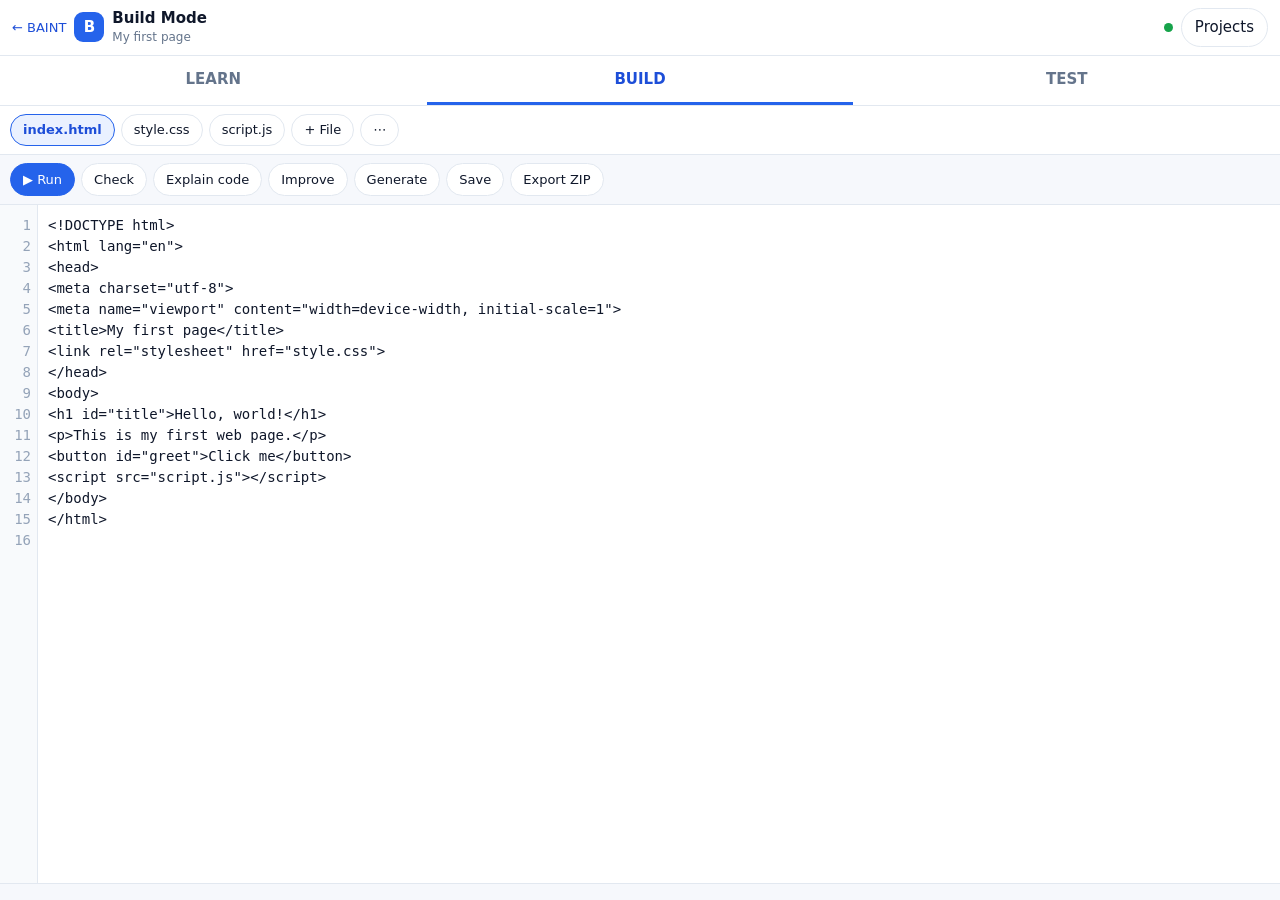
<file: build.html>
<!doctype html>
<html lang="en">
<head>
<meta charset="utf-8">
<meta name="viewport" content="width=device-width,initial-scale=1,viewport-fit=cover">
<meta name="theme-color" content="#2563eb">
<title>BAINT · Build Mode</title>
<style>
:root{--blue:#2563eb;--blue-d:#1d4ed8;--soft:#eaf1ff;--ink:#0f172a;--mute:#64748b;--line:#e2e8f0;--bg:#f6f8fc;--ok:#0f766e;--bad:#b91c1c;--warn:#b45309}
*{box-sizing:border-box;-webkit-tap-highlight-color:transparent}
html,body{height:100%;margin:0}
body{font:15px/1.5 Inter,system-ui,Segoe UI,Roboto,sans-serif;background:var(--bg);color:var(--ink);display:flex;flex-direction:column;height:100dvh}
header{background:#fff;border-bottom:1px solid var(--line);padding:8px 12px;display:flex;align-items:center;gap:8px;flex:none}
.logo{width:30px;height:30px;border-radius:9px;background:var(--blue);color:#fff;display:grid;place-items:center;font-weight:700;flex:none}
.title{flex:1;min-width:0;line-height:1.2}.title b{display:block}.title small{color:var(--mute);font-size:12px}
button,select,input{font:inherit;color:inherit}
button{border:1px solid var(--line);background:#fff;border-radius:999px;padding:7px 13px;cursor:pointer}
button.p{background:var(--blue);border-color:var(--blue);color:#fff}button.p:active{background:var(--blue-d)}
button.g{background:var(--soft);border-color:#cfe0ff;color:var(--blue-d)}button.bad{color:var(--bad)}button:disabled{opacity:.5}
a.back{color:var(--blue-d);text-decoration:none;font-size:13px;white-space:nowrap}
.dot{width:9px;height:9px;border-radius:50%;background:#16a34a;flex:none}.dot.off{background:#f59e0b}
nav{display:flex;background:#fff;border-bottom:1px solid var(--line);flex:none}
nav button{flex:1;border:0;border-radius:0;padding:12px 4px;font-weight:600;color:var(--mute);background:#fff;border-bottom:3px solid transparent}
nav button.on{color:var(--blue-d);border-bottom-color:var(--blue)}
main{flex:1;min-height:0;position:relative}
section{position:absolute;inset:0;display:none;flex-direction:column;min-height:0}section.on{display:flex}
.pad{padding:12px;overflow:auto;flex:1;min-height:0}
/* BUILD */
.files{display:flex;gap:6px;padding:8px 10px;overflow-x:auto;background:#fff;border-bottom:1px solid var(--line);flex:none}
.files button{white-space:nowrap;padding:5px 12px;font-size:13px}.files button.on{background:var(--soft);border-color:var(--blue);color:var(--blue-d);font-weight:600}
.tools{display:flex;gap:6px;padding:8px 10px;overflow-x:auto;flex:none}.tools button{white-space:nowrap;font-size:13px;padding:6px 12px}
.ed{display:flex;flex:1;min-height:120px;background:#fff;border-top:1px solid var(--line);border-bottom:1px solid var(--line)}
#gut{width:38px;flex:none;margin:0;padding:10px 6px 10px 0;text-align:right;color:#94a3b8;background:#f8fafc;border-right:1px solid var(--line);overflow:hidden;font:14px/1.5 ui-monospace,Menlo,Consolas,monospace;white-space:pre;user-select:none}
#ed{flex:1;min-width:0;border:0;outline:0;resize:none;padding:10px;font:14px/1.5 ui-monospace,Menlo,Consolas,monospace;tab-size:2;white-space:pre;overflow:auto;background:#fff;color:var(--ink)}
#assist{flex:none;max-height:42%;overflow:auto;padding:8px 10px;background:var(--bg)}
.card{background:#fff;border:1px solid var(--line);border-radius:14px;padding:10px 12px;margin:8px 0}
.card h4{margin:0 0 4px;font-size:15px}.card p{margin:4px 0}.card ul{margin:4px 0;padding-left:20px}.card li{margin:2px 0}
.card.err{border-color:#fecaca;background:#fff7f7}.card.warn{border-color:#fde68a;background:#fffbeb}.card.okc{border-color:#bbf7d0;background:#f0fdf4}
.row{display:flex;flex-wrap:wrap;gap:6px;margin-top:8px}.k{font-size:12px;color:var(--mute);font-weight:600;text-transform:uppercase;letter-spacing:.04em;margin-top:8px}
code,pre.c{font:13px/1.45 ui-monospace,Menlo,Consolas,monospace;background:#f1f5f9;border-radius:8px}code{padding:1px 5px}pre.c{padding:8px 10px;overflow:auto;margin:6px 0;white-space:pre-wrap;word-break:break-word}
.ln{display:grid;grid-template-columns:34px 1fr;gap:6px;padding:5px 0;border-top:1px solid var(--line)}.ln b{color:var(--mute);font-weight:500}
/* TEST */
.seg{display:flex;gap:6px;padding:8px 10px;flex:none;align-items:center}
#frameBox{flex:1;min-height:140px;background:#fff;border-top:1px solid var(--line);border-bottom:1px solid var(--line)}iframe{width:100%;height:100%;border:0;background:#fff}
#con{flex:none;height:30%;min-height:90px;overflow:auto;background:#0f172a;color:#e2e8f0;font:12.5px/1.5 ui-monospace,Menlo,Consolas,monospace;padding:8px 10px}
#con div{white-space:pre-wrap;word-break:break-word}#con .error{color:#fca5a5}#con .warn{color:#fcd34d}#con .sys{color:#7dd3fc}
#tassist{flex:none;max-height:40%;overflow:auto;padding:0 10px 8px;background:var(--bg)}
/* LEARN */
input[type=search],input[type=text]{width:100%;border:1px solid var(--line);border-radius:14px;padding:11px 14px;font-size:16px;background:#fff}
.chips{display:flex;flex-wrap:wrap;gap:6px;margin:8px 0}
/* sheets */
.scrim{position:fixed;inset:0;background:rgba(15,23,42,.45);display:none;align-items:flex-end;z-index:20}.scrim.on{display:flex}
.sheet{background:#fff;border-radius:20px 20px 0 0;width:100%;max-height:85dvh;overflow:auto;padding:14px 14px 20px}
.sheet h3{margin:0 0 8px}.item{display:flex;align-items:center;gap:6px;padding:9px 4px;border-top:1px solid var(--line)}.item .n{flex:1;min-width:0}.item small{color:var(--mute);display:block}
#toast{position:fixed;left:50%;bottom:20px;transform:translateX(-50%);background:#0f172a;color:#fff;padding:9px 16px;border-radius:999px;font-size:14px;display:none;z-index:30;max-width:90%}
.note{font-size:12.5px;color:var(--mute);margin:6px 0}
</style>
</head>
<body>
<header>
  <a class="back" href="index.html" aria-label="Back to BAINT">← BAINT</a>
  <div class="logo">B</div>
  <div class="title"><b>Build Mode</b><small id="pname">No project</small></div>
  <span class="dot" id="net" title="Online"></span>
  <button id="projBtn" type="button">Projects</button>
</header>
<nav><button id="tLearn" type="button">LEARN</button><button id="tBuild" class="on" type="button">BUILD</button><button id="tTest" type="button">TEST</button></nav>
<main>
  <!-- LEARN -->
  <section id="sLearn"><div class="pad">
    <input id="dq" type="search" placeholder="Search offline docs: flexbox, event, loop…" aria-label="Search offline docs">
    <div class="chips" id="chips"></div>
    <div id="dout"></div>
    <div class="k">Ask BAINT about programming</div>
    <input id="aq" type="text" placeholder="e.g. What is an algorithm?" aria-label="Ask a programming question">
    <div class="row"><button class="p" id="aBtn" type="button">Ask</button></div>
    <div id="aout"></div>
    <p class="note">Everything on this tab works offline. “Ask BAINT” uses the lesson library already on your device. Python is not installed yet (optional download later).</p>
  </div></section>
  <!-- BUILD -->
  <section id="sBuild" class="on">
    <div class="files" id="files"></div>
    <div class="tools">
      <button class="p" id="run" type="button">▶ Run</button><button id="check" type="button">Check</button><button id="expl" type="button">Explain code</button>
      <button id="impr" type="button">Improve</button><button id="gen" type="button">Generate</button><button id="save" type="button">Save</button><button id="exp" type="button">Export ZIP</button>
    </div>
    <div class="ed"><pre id="gut">1</pre><textarea id="ed" wrap="off" spellcheck="false" autocomplete="off" autocapitalize="off" autocorrect="off" aria-label="Code editor"></textarea></div>
    <div id="assist"></div>
  </section>
  <!-- TEST -->
  <section id="sTest">
    <div class="seg"><button class="g" id="mPrev" type="button">Preview page</button><button id="mJs" type="button">Run JavaScript only</button><button class="p" id="again" type="button">▶ Run again</button></div>
    <div id="frameBox"><iframe id="frame" sandbox="allow-scripts" title="Preview"></iframe></div>
    <div id="con" aria-live="polite"></div>
    <div id="tassist"></div>
  </section>
</main>
<div class="scrim" id="projScrim"><div class="sheet"><h3>Projects</h3>
  <div class="row"><select id="tplSel" aria-label="Starter"></select><button class="p" id="newProj" type="button">New project</button><button id="closeProj" type="button">Close</button></div>
  <div id="projList"></div></div></div>
<div id="toast" role="status"></div>
<script src="build-core.js"></script>
<script src="build-store.js"></script>
<script>
(function(){
"use strict";
const B=window.OKE_BUILD,S=window.OKE_STORE,$=id=>document.getElementById(id);
let P=null,saveTimer=null,previewMap=[],lastError=null,mode="preview",worker=null,workerTimer=null;
const el=(t,c,x)=>{const e=document.createElement(t);if(c)e.className=c;if(x!=null)e.textContent=x;return e};
function toast(m){const t=$("toast");t.textContent=m;t.style.display="block";clearTimeout(toast.t);toast.t=setTimeout(()=>t.style.display="none",2200)}
function tab(n){["Learn","Build","Test"].forEach(x=>{$("s"+x).classList.toggle("on",x===n);$("t"+x).classList.toggle("on",x===n)})}
/* ---------- projects ---------- */
async function openProject(id){
  const p=await S.get(id);if(!p)return;P=p;if(!P.files[P.active])P.active=Object.keys(P.files)[0];
  try{localStorage.setItem("oke_last_project",id)}catch(e){}
  $("pname").textContent=P.name;drawFiles();loadEditor();$("assist").textContent="";clearCon();
}
async function createProject(tpl,name){
  const t=B.template(tpl)||B.template("hello");
  const p=await S.save({name:name||t.name,files:t.files,active:"index.html"});await openProject(p.id);return p;
}
function scheduleSave(){clearTimeout(saveTimer);saveTimer=setTimeout(doSave,1200)}
async function doSave(){if(!P)return;P=await S.save(P)}
async function drawProjects(){
  const list=await S.list(),box=$("projList");box.textContent="";
  if(!list.length)box.append(el("p","note","No projects yet."));
  list.forEach(p=>{const r=el("div","item"),n=el("div","n");n.append(el("b","",p.name),el("small","",p.count+" files · "+new Date(p.updated).toLocaleString()));
    const o=el("button","g","Open");o.onclick=async()=>{await openProject(p.id);$("projScrim").classList.remove("on")};
    const d=el("button","bad","Delete");d.onclick=async()=>{if(confirm("Delete “"+p.name+"”? This cannot be undone. Export a copy first if you want to keep it.")){await S.remove(p.id);if(P&&P.id===p.id){P=null;$("pname").textContent="No project";$("ed").value="";$("files").textContent=""}drawProjects()}};
    r.append(n,o,d);box.append(r)});
}
/* ---------- editor ---------- */
function loadEditor(){$("ed").value=P?P.files[P.active]||"":"";gutter()}
function gutter(){const n=($("ed").value.match(/\n/g)||[]).length+1;let s="";for(let i=1;i<=n;i++)s+=i+"\n";$("gut").textContent=s;$("gut").scrollTop=$("ed").scrollTop}
function drawFiles(){
  const box=$("files");box.textContent="";if(!P)return;
  Object.keys(P.files).forEach(n=>{const b=el("button",n===P.active?"on":"",n);b.onclick=()=>{P.active=n;drawFiles();loadEditor()};box.append(b)});
  const add=el("button","","+ File");add.onclick=()=>{const n=(prompt("New file name (for example page2.html, extra.js, more.css):")||"").trim();if(!n)return;if(!/^[\w.-]+\.(html|css|js|json|txt|md)$/i.test(n)){toast("Use a simple name ending in .html .css .js .json .txt or .md");return}if(P.files[n]!==undefined){toast("That file already exists");return}P.files[n]="";P.active=n;drawFiles();loadEditor();scheduleSave()};box.append(add);
  const more=el("button","","⋯");more.onclick=()=>{const a=prompt("Type RENAME or DELETE for “"+P.active+"”:","");if(!a)return;
    if(/^delete$/i.test(a)){if(Object.keys(P.files).length<2){toast("A project needs at least one file");return}if(confirm("Delete the file “"+P.active+"”?")){delete P.files[P.active];P.active=Object.keys(P.files)[0];drawFiles();loadEditor();scheduleSave()}}
    else if(/^rename$/i.test(a)){const n=(prompt("New name for “"+P.active+"”:")||"").trim();if(!n||P.files[n]!==undefined)return;P.files[n]=P.files[P.active];delete P.files[P.active];P.active=n;drawFiles();scheduleSave()}};box.append(more);
}
$("ed").addEventListener("input",()=>{if(!P)return;P.files[P.active]=$("ed").value;gutter();scheduleSave()});
$("ed").addEventListener("scroll",()=>{$("gut").scrollTop=$("ed").scrollTop});
$("ed").addEventListener("keydown",e=>{if(e.key==="Tab"){e.preventDefault();const t=$("ed"),s=t.selectionStart;t.value=t.value.slice(0,s)+"  "+t.value.slice(t.selectionEnd);t.selectionStart=t.selectionEnd=s+2;t.dispatchEvent(new Event("input"))}});
/* ---------- assistant cards ---------- */
function listEl(arr){const u=el("ul");arr.forEach(x=>u.append(el("li","",x)));return u}
function applyFixUI(card,fix,after){
  const b=el("button","p","Apply fix: "+fix.label);
  b.onclick=()=>{const G=B.applyFix(P.files,fix);if(!G){toast("I could not apply that automatically. Edit it by hand.");return}
    if(!confirm("Apply this change?\n\n"+fix.label)){return}
    P.files=G;loadEditor();drawFiles();scheduleSave();b.disabled=true;toast("Fix applied. Run again to test it.");if(after)after()};
  return b;
}
function showError(target,err){
  const x=B.explainError(err,P?P.files:{}),c=el("div","card err");
  c.append(el("h4","","⚠ "+x.title));c.append(el("p","",x.plain));
  if(x.line)c.append(el("p","note","Where: "+(x.file||"")+(x.line?" line "+x.line:"")));
  c.append(el("div","k","Why this happens"),listEl(x.why));c.append(el("div","k","How to fix it"),listEl(x.how));
  const r=el("div","row");if(x.fix)r.append(applyFixUI(c,x.fix,()=>{}));
  const go=el("button","g","Go to code");go.onclick=()=>{if(x.file&&P.files[x.file]!==undefined){P.active=x.file;drawFiles();loadEditor();tab("Build");const t=$("ed"),L=B&&x.line?x.line:1,pos=t.value.split("\n").slice(0,L-1).join("\n").length;t.focus();t.setSelectionRange(pos,pos);t.scrollTop=Math.max(0,(L-3)*21)}else tab("Build")};r.append(go);
  const pill=el("p","note","Confidence: "+x.confidence+(x.confidence==="low"?" (I am not sure, so treat this as a hint)":""));c.append(pill,r);
  target.prepend(c);
}
function runCheck(target){
  const out=B.check(P.files);target.textContent="";
  if(!out.length){const c=el("div","card okc");c.append(el("h4","","✓ No problems found"),el("p","","I checked brackets, element ids, links between files and common mistakes. This does not prove the code works. Run it to be sure."));target.append(c);return}
  out.forEach(i=>{const c=el("div","card "+(i.level==="error"?"err":"warn"));c.append(el("h4","",(i.level==="error"?"✗ ":"! ")+i.file+(i.line?" · line "+i.line:"")),el("p","",i.msg));
    if(i.fix){const r=el("div","row");r.append(applyFixUI(c,i.fix,()=>runCheck(target)));c.append(r)}target.append(c)});
}
function explainCodeUI(target){
  const rows=B.explainCode(P.active,P.files[P.active]||"");target.textContent="";
  const c=el("div","card");c.append(el("h4","","What “"+P.active+"” does"));
  if(!rows.length)c.append(el("p","","Nothing to explain yet. Write some code first."));
  rows.slice(0,80).forEach(r=>{const d=el("div","ln");d.append(el("b","",r.line),(()=>{const w=el("div");w.append(el("code","",r.code.slice(0,70)),el("div","",r.meaning));return w})());c.append(d)});
  if(rows.length>80)c.append(el("p","note","Showing the first 80 lines."));
  c.append(el("p","note","These explanations come from pattern rules, not a language model. If a line is unusual they may be general."));target.append(c);
}
function improveUI(target){
  const out=B.improve(P.files);target.textContent="";
  if(!out.length){const c=el("div","card okc");c.append(el("h4","","✓ No suggestions"),el("p","","I found nothing to improve with my current rules."));target.append(c);return}
  out.forEach(i=>{const c=el("div","card");c.append(el("h4","",i.file+(i.line?" · line "+i.line:"")),el("p","",i.msg));
    if(i.patch){const r=el("div","row");r.append(applyFixUI(c,i.patch,()=>improveUI(target)));c.append(r)}target.append(c)});
}
/* ---------- TEST: preview and safe JavaScript ---------- */
function clearCon(){$("con").textContent="";$("tassist").textContent="";lastError=null}
function conLine(level,text){const d=el("div",level,text);$("con").append(d);$("con").scrollTop=1e9}
function stopWorker(){if(worker){worker.terminate();worker=null}clearTimeout(workerTimer)}
function runPreview(){
  stopWorker();clearCon();const r=B.buildPreview(P.files);previewMap=r.map;
  $("frame").style.display="";conLine("sys","Preview started. Console output and errors appear here.");$("frame").srcdoc=r.html;
}
function runJS(){
  stopWorker();clearCon();$("frame").style.display="none";
  const names=Object.keys(P.files).filter(n=>B.ext(n)==="js"),file=B.ext(P.active)==="js"?P.active:names[0];
  if(!file){conLine("error","No JavaScript file to run.");return}
  conLine("sys","Running "+file+" in an isolated worker (stops after 3 seconds)…");
  let url;try{url=URL.createObjectURL(new Blob([B.workerSource(P.files[file])],{type:"text/javascript"}));worker=new Worker(url)}catch(e){conLine("error","This browser cannot start a worker: "+e.message);return}
  worker.onmessage=e=>{const m=e.data||{};
    if(m.type==="console")conLine(m.level==="log"||m.level==="info"?"":m.level,m.text);
    else if(m.type==="error"){lastError={message:m.message,file,line:m.line};conLine("error","Error"+(m.line?" (line "+m.line+")":"")+": "+m.message);showError($("tassist"),lastError);stopWorker()}
    else if(m.type==="done"){conLine("sys","Finished.");stopWorker()}};
  worker.onerror=e=>{lastError={message:e.message||"Script error",file,line:e.lineno?e.lineno-1:0};conLine("error",lastError.message);showError($("tassist"),lastError);stopWorker()};
  workerTimer=setTimeout(()=>{stopWorker();conLine("error","Stopped: the code ran for more than 3 seconds. It may contain an infinite loop (a loop that never ends).")},3000);
}
window.addEventListener("message",e=>{
  if(e.source!==$("frame").contentWindow||!e.data||!e.data.oke)return;const m=e.data;
  if(m.type==="console")conLine(m.level==="log"||m.level==="info"?"":m.level,m.text);
  else if(m.type==="error"){const mp=B.mapLine(previewMap,m.line)||{file:Object.keys(P.files).find(n=>B.ext(n)==="js")||"script.js",line:m.line};
    lastError={message:m.message,file:mp.file,line:mp.line};conLine("error","Error ("+mp.file+" line "+mp.line+"): "+m.message);showError($("tassist"),lastError)}
});
function doRun(){if(!P){toast("Open or create a project first");return}scheduleSave();tab("Test");mode==="js"?runJS():runPreview()}
$("mPrev").onclick=()=>{mode="preview";$("mPrev").className="g";$("mJs").className="";if(P)runPreview()};
$("mJs").onclick=()=>{mode="js";$("mJs").className="g";$("mPrev").className="";if(P)runJS()};
$("again").onclick=doRun;$("run").onclick=doRun;
/* ---------- LEARN ---------- */
function docCard(d){const c=el("div","card");c.append(el("h4","",d.cat+" · "+d.title),el("p","",d.text));if(d.example)c.append(el("pre","c",d.example));return c}
function showDocs(q){const out=$("dout");out.textContent="";const r=B.searchDocs(q);if(!r.length){out.append(el("p","note","No offline doc matches “"+q+"”. Try another word, or ask BAINT below."));return}r.forEach(d=>out.append(docCard(d)))}
$("dq").addEventListener("input",()=>{const q=$("dq").value.trim();q?showDocs(q):($("dout").textContent="")});
["HTML page structure","CSS flexbox","JavaScript events","Loops","console.log","Common errors"].forEach(t=>{const b=el("button","g",t);b.onclick=()=>{$("dq").value=t;showDocs(t)};$("chips").append(b)});
const dbg=el("button","","Debug practice");dbg.onclick=async()=>{await createProject("calc_bug","Debug practice: calculator");tab("Build");toast("A calculator with a hidden bug. Press Run, then Explain the error.")};$("chips").append(dbg);
let engineReady=null;
function loadScript(src){return new Promise((res,rej)=>{const s=document.createElement("script");s.src=src;s.onload=res;s.onerror=()=>rej(new Error("Could not load "+src));document.head.append(s)})}
function loadEngine(){if(engineReady)return engineReady;engineReady=(async()=>{for(const f of ["lessons.js","lessons-extra.js","lessons-aerospace.js","lessons-phy101.js","lessons-core2.js","lessons-approved.js","engine.js"])await loadScript(f);if(!window.BAINT_ENGINE)throw new Error("engine missing")})();engineReady.catch(()=>{engineReady=null});return engineReady}
async function ask(){
  const q=$("aq").value.trim();if(!q)return;const out=$("aout");out.textContent="";out.append(el("p","note","Thinking…"));
  try{await loadEngine();const r=await Promise.resolve(window.BAINT_ENGINE.answer(q,{subject:"computer",mode:"step"}));out.textContent="";
    const c=el("div","card");if(r.lead)c.append(el("h4","",r.lead));if(r.text)c.append(el("p","",r.text));
    if(r.quote)c.append(el("pre","c",r.quoteLabel?r.quoteLabel+": "+r.quote:r.quote));
    if(r.steps&&r.steps.length){const o=el("ol");r.steps.forEach(s=>o.append(el("li","",s.text)));c.append(o)}
    if(r.check)c.append(el("p","",r.check));if(r.hint)c.append(el("p","note",r.hint));out.append(c)}
  catch(e){out.textContent="";out.append(el("p","note","The lesson library could not be loaded here ("+e.message+"). The docs search above still works."))}
}
$("aBtn").onclick=ask;$("aq").addEventListener("keydown",e=>{if(e.key==="Enter")ask()});
/* ---------- BUILD toolbar ---------- */
$("check").onclick=()=>{if(!P)return;runCheck($("assist"))};
$("expl").onclick=()=>{if(!P)return;explainCodeUI($("assist"))};
$("impr").onclick=()=>{if(!P)return;improveUI($("assist"))};
$("save").onclick=async()=>{if(!P)return;await doSave();toast("Saved on this device")};
$("gen").onclick=async()=>{
  const q=prompt("What do you want to build? I can start a calculator, counter, to-do list, digital clock, BMI calculator or a first web page.","calculator");if(!q)return;
  const g=B.generate(q);const t=$("assist");t.textContent="";
  if(!g){const c=el("div","card warn");c.append(el("h4","","I cannot build that yet"),el("p","","My starter generator only knows: calculator, counter, to-do list, digital clock, BMI calculator and a first web page. I do not write other programs on my own, and I will not pretend to."),el("p","note","Use the Learn tab to study the topic, then write it in the editor. I can check it and explain any errors."));t.append(c);return}
  if(!confirm("Create a NEW project “"+g.name+"”? Your current project is not changed."))return;
  await doSave();await createProject(g.key,g.name);toast("Created “"+g.name+"”. Press Run to test it.");
};
$("exp").onclick=async()=>{
  if(!P)return;await doSave();const z=B.makeZip(P.files,P.name),a=el("a");a.href=URL.createObjectURL(new Blob([z],{type:"application/zip"}));
  a.download=P.name.replace(/[^\w.-]+/g,"_")+".zip";document.body.append(a);a.click();a.remove();toast("Exported a copy. Your project is unchanged.");
};
$("projBtn").onclick=()=>{drawProjects();$("projScrim").classList.add("on")};$("closeProj").onclick=()=>$("projScrim").classList.remove("on");
$("projScrim").onclick=e=>{if(e.target===$("projScrim"))$("projScrim").classList.remove("on")};
$("newProj").onclick=async()=>{const n=prompt("Project name:",$("tplSel").selectedOptions[0].text);if(!n)return;await createProject($("tplSel").value,n);$("projScrim").classList.remove("on");tab("Build")};
B.templateList().forEach(t=>{const o=document.createElement("option");o.value=t.key;o.textContent=t.name;$("tplSel").append(o)});
$("tLearn").onclick=()=>tab("Learn");$("tBuild").onclick=()=>tab("Build");$("tTest").onclick=()=>tab("Test");
/* ---------- status, offline, start ---------- */
function net(){const on=navigator.onLine!==false;$("net").className="dot"+(on?"":" off");$("net").title=on?"Online":"Offline: Build Mode still works"}
window.addEventListener("online",net);window.addEventListener("offline",net);net();
window.addEventListener("pagehide",()=>{if(P)S.save(P)});
if("serviceWorker" in navigator&&(location.protocol==="https:"||location.hostname==="localhost"))navigator.serviceWorker.register("sw.js").catch(()=>{});
(async()=>{
  try{const list=await S.list();let id=null;try{id=localStorage.getItem("oke_last_project")}catch(e){}
    if(list.length)await openProject(list.find(p=>p.id===id)?id:list[0].id);else await createProject("hello","My first page")}
  catch(e){toast("Storage is not available in this browser mode")}
})();
})();
</script>
</body>
</html>
</file>
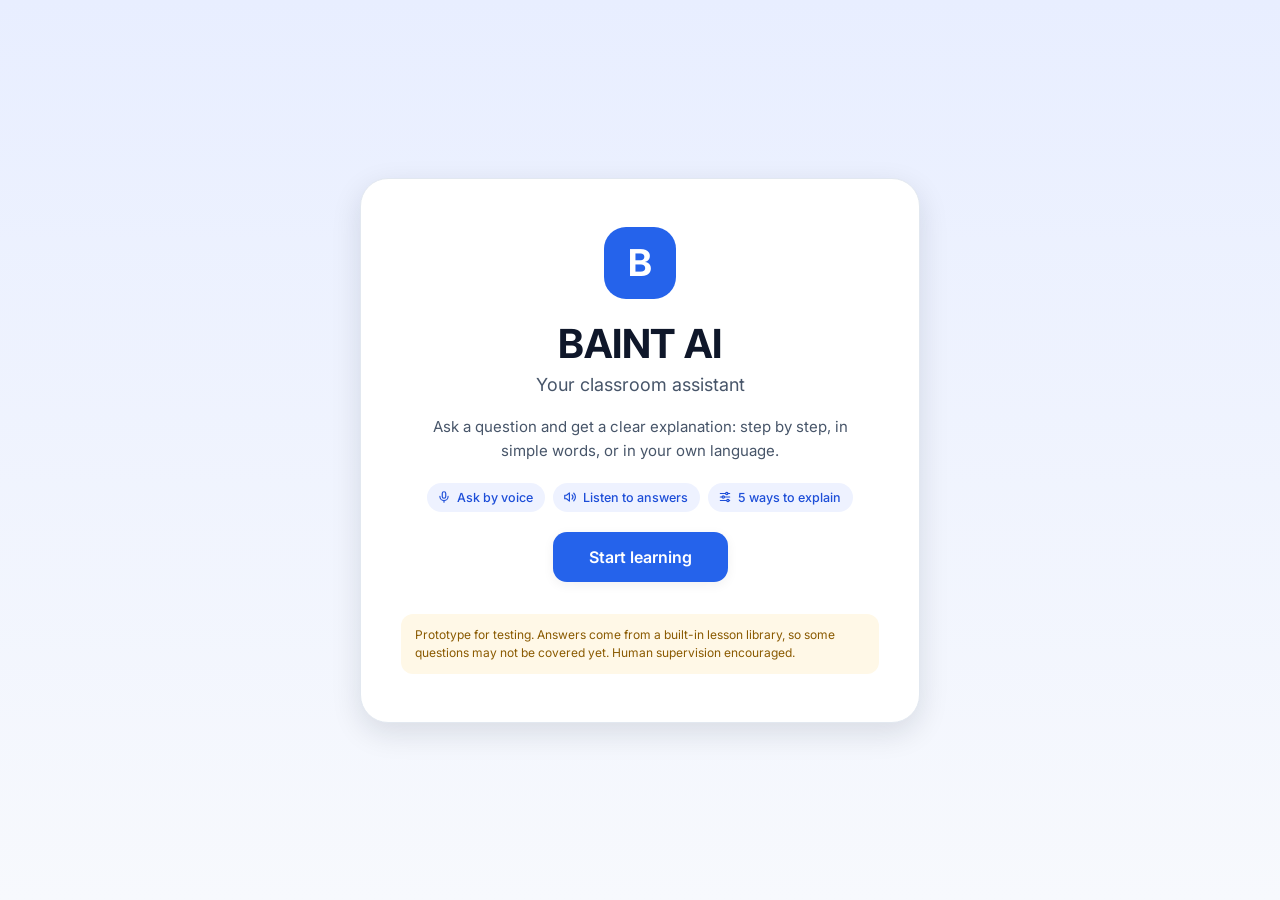
<file: index-11.html>
<!DOCTYPE html>
<html lang="en">
<head>
<meta charset="UTF-8">
<meta name="viewport" content="width=device-width, initial-scale=1.0, viewport-fit=cover">
<title>BAINT AI – Classroom Assistant</title>
<link rel="preconnect" href="https://fonts.googleapis.com">
<link rel="preconnect" href="https://fonts.gstatic.com" crossorigin>
<link href="https://fonts.googleapis.com/css2?family=Inter:wght@400;500;600;700&display=swap" rel="stylesheet">
<style>
/* ============ TOKENS (same names as the Figma colour variables) ============ */
:root{
  --bg-app:#F4F6FB; --surface:#FFFFFF; --border:#E2E8F0;
  --ink-900:#0F172A; --ink-600:#475569; --ink-400:#94A3B8;
  --primary:#2563EB; --primary-dark:#1D4ED8; --primary-soft:#EEF2FF; --primary-line:#C7D2FE;
  --teal:#0D9488; --teal-soft:#E6F6F3;
  --danger:#DC2626; --danger-soft:#FEE2E2;
  --note-soft:#FFF8E7; --note-ink:#8A5A00;
  --shadow-1:0 3px 12px rgba(15,23,42,.06);
  --shadow-2:0 10px 30px rgba(15,23,42,.12);
  --font:'Inter',system-ui,-apple-system,'Segoe UI',Roboto,Arial,sans-serif;
}
*{box-sizing:border-box}
html,body{height:100%;margin:0}
body{font-family:var(--font);color:var(--ink-900);background:var(--bg-app);-webkit-font-smoothing:antialiased}
button,input,select{font:inherit;color:inherit}
button{cursor:pointer;border:0;background:none;padding:0}
[hidden]{display:none!important}
:focus-visible{outline:2px solid var(--primary);outline-offset:2px}
svg{display:block}

/* ============ SHARED PIECES ============ */
.logo{display:grid;place-items:center;background:var(--primary);color:#fff;font-weight:700;flex:none}
.logo.s72{width:72px;height:72px;border-radius:22px;font-size:37px}
.logo.s56{width:56px;height:56px;border-radius:17px;font-size:29px}
.logo.s36{width:36px;height:36px;border-radius:11px;font-size:19px}
.logo.s30{width:30px;height:30px;border-radius:9px;font-size:16px}
.chip{background:var(--surface);border:1px solid var(--primary-line);color:var(--primary-dark);font-size:13px;font-weight:500;padding:8px 12px;border-radius:16px;text-align:left;transition:background .15s}
.chip:hover{background:var(--primary-soft)}
.action{display:inline-flex;align-items:center;gap:6px;font-size:12px;font-weight:500;padding:6px 10px 6px 8px;border-radius:8px;background:var(--primary-soft);border:1px solid var(--primary-line);color:var(--primary-dark)}
.action.ok{background:var(--teal-soft);border-color:var(--teal-soft);color:var(--teal)}
.action.stop{background:var(--danger-soft);border-color:var(--danger-soft);color:var(--danger)}
.iconbtn{width:44px;height:44px;border-radius:50%;display:grid;place-items:center;flex:none;transition:transform .1s}
.iconbtn:active{transform:scale(.94)}
.iconbtn.send{background:var(--primary);color:#fff}
.iconbtn.mic{background:var(--surface);border:1px solid var(--border);color:#334155}
.iconbtn.mic.listening{background:var(--danger);border-color:var(--danger);color:#fff}
.iconbtn:disabled{opacity:.5;cursor:default}

/* ============ LAUNCH ============ */
.launch{min-height:100%;display:grid;place-items:center;padding:24px;background:linear-gradient(180deg,#E8EEFF,#F7F9FD)}
.launch-card{width:min(560px,100%);background:var(--surface);border:1px solid var(--border);border-radius:28px;padding:48px 40px 36px;box-shadow:var(--shadow-2);display:flex;flex-direction:column;align-items:center;gap:20px;text-align:center}
.launch-card h1{margin:0;font-size:40px;font-weight:700;letter-spacing:-.01em}
.launch-card .tag{margin:6px 0 0;font-size:18px;color:var(--ink-600)}
.launch-card .intro{margin:0;font-size:15px;line-height:1.6;color:var(--ink-600);max-width:440px}
.highlights{display:flex;flex-wrap:wrap;justify-content:center;gap:8px}
.highlights span{display:inline-flex;align-items:center;gap:6px;background:var(--primary-soft);color:var(--primary-dark);font-size:12.5px;font-weight:500;padding:7px 12px 7px 10px;border-radius:16px}
.start{background:var(--primary);color:#fff;font-size:16px;font-weight:600;padding:15px 36px;border-radius:14px;box-shadow:var(--shadow-1);transition:background .15s}
.start:hover{background:var(--primary-dark)}
.note{background:var(--note-soft);color:var(--note-ink);font-size:12px;line-height:1.5;padding:12px 14px;border-radius:12px;text-align:left;width:100%}

/* ============ APP SHELL ============ */
.app{height:100%;display:grid;grid-template-columns:320px 1fr}
.sidebar{background:var(--surface);border-inline-end:1px solid var(--border);padding:20px;display:flex;flex-direction:column;gap:14px;overflow-y:auto}
.brand{display:flex;align-items:center;gap:10px}
.brand b{display:block;font-size:16px}
.brand small{font-size:12px;color:var(--ink-400)}
.label{margin:0;font-size:12px;font-weight:600;color:var(--ink-400);letter-spacing:.04em}
.subjects{display:flex;flex-direction:column;gap:2px}
.subject{display:flex;align-items:center;gap:10px;padding:9px 12px;border-radius:10px;font-size:14px;font-weight:500;color:var(--ink-600);text-align:start;width:100%;transition:background .15s}
.subject:hover{background:var(--bg-app)}
.subject .dot{width:8px;height:8px;border-radius:50%;background:var(--ink-400);flex:none}
.subject[aria-pressed="true"]{background:var(--primary-soft);color:var(--primary-dark);font-weight:600}
.subject[aria-pressed="true"] .dot{background:var(--primary)}
.spacer{flex:1}
.select{position:relative;display:flex;align-items:center;background:var(--bg-app);border:1px solid var(--border);border-radius:10px}
.select .lead-ic{position:absolute;inset-inline-start:12px;pointer-events:none;color:var(--ink-600)}
.select .tail-ic{position:absolute;inset-inline-end:12px;pointer-events:none;color:var(--ink-400)}
.select select{appearance:none;-webkit-appearance:none;background:none;border:0;width:100%;padding:10px 36px;font-size:14px;font-weight:500;border-radius:10px}
.reminder{display:flex;gap:6px;font-size:11px;line-height:1.4;color:var(--ink-400)}
.reminder svg{flex:none;margin-top:1px}

.main{display:flex;flex-direction:column;min-width:0;height:100%}
.topbar{display:flex;align-items:center;gap:10px;padding:0 32px;height:68px;background:var(--surface);border-bottom:1px solid var(--border);flex:none}
.topbar .logo{display:none}
.topbar h2{margin:0;font-size:18px;font-weight:600}
.topbar p{margin:2px 0 0;font-size:13px;color:var(--ink-600)}
.topbar .grow{flex:1;min-width:0}
.setup-btn{display:none;width:40px;height:40px;border-radius:12px;background:var(--primary-soft);color:var(--primary-dark);place-items:center}

.chat{flex:1;overflow-y:auto;scroll-behavior:smooth}
.messages{width:min(720px,100%);margin:0 auto;padding:24px 16px 12px;display:flex;flex-direction:column;gap:18px;min-height:100%}
.messages.is-empty{justify-content:center;align-items:center;text-align:center}
.hero{display:flex;flex-direction:column;align-items:center;gap:14px}
.hero h3{margin:4px 0 0;font-size:26px;font-weight:600}
.hero p{margin:0;font-size:15px;color:var(--ink-600)}
.hero .chips{display:flex;flex-wrap:wrap;justify-content:center;gap:8px;margin-top:4px}
.row{display:flex;gap:10px;align-items:flex-start}
.row.user{justify-content:flex-end}
.bubble-user{background:var(--primary);color:#fff;font-size:15px;line-height:1.5;padding:12px 18px;border-radius:18px 18px 4px 18px;max-width:80%;overflow-wrap:anywhere;white-space:pre-wrap}
.row.baint .bubble{flex:1;min-width:0;background:var(--surface);border:1px solid var(--border);border-radius:4px 18px 18px 18px;padding:18px 20px 16px;box-shadow:var(--shadow-1);display:flex;flex-direction:column;gap:14px}
.bubble p{margin:0;font-size:15px;line-height:1.55;white-space:pre-wrap}
.bubble .lead{font-weight:600}
.steps{display:flex;flex-direction:column;gap:12px}
.step{display:flex;gap:12px;align-items:flex-start}
.step .n{width:24px;height:24px;border-radius:50%;background:var(--primary-soft);color:var(--primary-dark);font-size:12px;font-weight:600;display:grid;place-items:center;flex:none;margin-top:0}
.step .eq{display:block;font-weight:600;color:var(--primary-dark);margin-top:2px}
.check{display:flex;align-items:center;gap:8px;background:var(--teal-soft);color:var(--teal);font-size:14px;font-weight:500;padding:10px 14px 10px 12px;border-radius:10px}
.quote{background:var(--bg-app);border-radius:10px;padding:9px 12px;font-size:13px;color:var(--ink-600)}
.quote b{color:var(--ink-900);font-weight:600}
.choice{display:flex;align-items:center;gap:12px;width:100%;text-align:start;background:var(--primary-soft);border:1px solid var(--primary-line);border-radius:12px;padding:12px 14px 12px 12px;color:var(--primary-dark);font-size:16px;font-weight:600;transition:background .15s}
.choice:hover{background:#E0E7FF}
.choice .k{width:28px;height:28px;border-radius:50%;background:var(--primary);color:#fff;display:grid;place-items:center;font-size:13px;font-weight:700;flex:none}
.bubble .hint{font-size:12.5px;line-height:1.45;color:var(--ink-600)}
.actions,.suggest{display:flex;flex-wrap:wrap;gap:8px}
.sys{align-self:center;display:inline-flex;align-items:center;gap:6px;background:var(--primary-soft);color:var(--primary-dark);font-size:12px;font-weight:500;padding:5px 12px 5px 10px;border-radius:12px}
.dots{display:inline-flex;gap:5px;padding:6px 0}
.dots i{width:7px;height:7px;border-radius:50%;background:var(--ink-400);animation:blink 1s infinite ease-in-out}
.dots i:nth-child(2){animation-delay:.15s}.dots i:nth-child(3){animation-delay:.3s}
@keyframes blink{0%,80%,100%{opacity:.25}40%{opacity:1}}

.composer{flex:none;padding:12px 16px calc(16px + env(safe-area-inset-bottom));display:flex;flex-direction:column;align-items:center;gap:12px;background:var(--bg-app)}
.modes{display:flex;gap:2px;padding:4px;background:var(--surface);border:1px solid var(--border);border-radius:22px;max-width:100%;overflow-x:auto}
.mode{font-size:13px;font-weight:500;color:var(--ink-600);padding:7px 14px;border-radius:18px;white-space:nowrap}
.mode[aria-pressed="true"]{background:var(--primary);color:#fff}
.input{width:min(720px,100%);height:56px;display:flex;align-items:center;gap:8px;padding:6px 6px 6px 22px;background:var(--surface);border:1px solid var(--border);border-radius:28px;box-shadow:var(--shadow-1)}
.input:focus-within{border-color:var(--primary)}
.input.listening{border:1.5px solid var(--danger)}
.input input{flex:1;min-width:0;border:0;outline:0;background:none;font-size:15px}
.input.listening input::placeholder{color:var(--danger)}
.input input::placeholder{color:var(--ink-400)}
.disclaimer{margin:0;max-width:720px;text-align:center;font-size:11px;line-height:1.45;color:var(--ink-400)}

/* ============ SETUP SHEET (mobile) ============ */
.scrim{position:fixed;inset:0;background:rgba(15,23,42,.45);display:flex;align-items:flex-end;justify-content:center;z-index:20}
.sheet{width:min(520px,100%);max-height:92%;overflow-y:auto;background:var(--surface);border-radius:28px 28px 0 0;padding:10px 20px calc(24px + env(safe-area-inset-bottom));display:flex;flex-direction:column;gap:18px;box-shadow:var(--shadow-2);animation:rise .22s ease-out}
@keyframes rise{from{transform:translateY(24px);opacity:0}to{transform:none;opacity:1}}
.grab{width:40px;height:4px;border-radius:2px;background:var(--border);align-self:center}
.sheet-head{display:flex;align-items:center;justify-content:space-between}
.sheet-head h3{margin:0;font-size:19px;font-weight:600}
.x{width:34px;height:34px;border-radius:50%;background:var(--bg-app);display:grid;place-items:center;color:var(--ink-600)}
.sec{display:flex;flex-direction:column;gap:10px}
.pills{display:flex;flex-wrap:wrap;gap:8px}
.pill{font-size:13px;font-weight:500;color:var(--ink-600);background:var(--surface);border:1px solid var(--border);padding:7px 14px;border-radius:18px}
.pill[aria-pressed="true"]{background:var(--primary);border-color:var(--primary);color:#fff}
.done{background:var(--primary);color:#fff;font-size:16px;font-weight:600;padding:15px;border-radius:14px}

/* ============ RESPONSIVE ============ */
@media (max-width:860px){
  .app{grid-template-columns:1fr}
  .sidebar{display:none}
  .topbar{padding:calc(10px + env(safe-area-inset-top)) 16px 10px;height:auto}
  .topbar .logo{display:grid}
  .setup-btn{display:grid}
  .row.baint .avatar{display:none}
  .app.has-msgs .disclaimer{display:none}
  .hero h3{font-size:22px}
  .launch-card{padding:40px 24px 28px}
  .launch-card h1{font-size:36px}
}
@media (prefers-reduced-motion:reduce){*{animation:none!important;transition:none!important;scroll-behavior:auto!important}}
</style>
</head>
<body>

<!-- ============ LAUNCH ============ -->
<main id="launch" class="launch">
  <section class="launch-card">
    <div class="logo s72" aria-hidden="true">B</div><!-- swap for <img src="logo.png"> -->
    <div>
      <h1>BAINT AI</h1>
      <p class="tag">Your classroom assistant</p>
    </div>
    <p class="intro">Ask a question and get a clear explanation: step by step, in simple words, or in your own language.</p>
    <div class="highlights" id="highlights"></div>
    <button class="start" id="startBtn" type="button">Start learning</button>
    <p class="note" id="discLaunch"></p>
  </section>
</main>

<!-- ============ APP ============ -->
<div id="app" class="app" hidden>
  <aside class="sidebar" aria-label="Learning setup">
    <div class="brand"><div class="logo s36" aria-hidden="true">B</div><div><b>BAINT AI</b><small>Classroom Assistant</small></div></div>
    <h2 class="label">SUBJECT</h2>
    <div class="subjects" id="subjectList"></div>
    <div class="spacer"></div>
    <div>
      <h2 class="label" style="margin-bottom:8px">LANGUAGE</h2>
      <div class="select" data-lang-select></div>
    </div>
    <p class="reminder" id="reminderSide"></p>
  </aside>

  <section class="main">
    <header class="topbar">
      <div class="logo s36" aria-hidden="true">B</div>
      <div class="grow"><h2 id="subjectTitle"></h2><p id="subjectSub"></p></div>
      <button class="setup-btn" id="setupBtn" type="button" aria-label="Open learning setup"></button>
    </header>

    <div class="chat" id="chat" aria-live="polite"><div class="messages" id="messages"></div></div>

    <footer class="composer">
      <div class="modes" id="modeBar" role="group" aria-label="Explanation style"></div>
      <form class="input" id="askForm" autocomplete="off">
        <input id="q" type="text" aria-label="Your question" enterkeyhint="send">
        <button class="iconbtn mic" id="micBtn" type="button" aria-label="Speak your question"></button>
        <button class="iconbtn send" type="submit" aria-label="Send question"></button>
      </form>
      <p class="disclaimer" id="discApp"></p>
    </footer>
  </section>
</div>

<!-- ============ SETUP SHEET ============ -->
<div class="scrim" id="scrim" hidden>
  <div class="sheet" role="dialog" aria-modal="true" aria-labelledby="sheetTitle">
    <div class="grab"></div>
    <div class="sheet-head"><h3 id="sheetTitle">Learning setup</h3><button class="x" id="closeSheet" type="button" aria-label="Close"></button></div>
    <div class="sec"><h4 class="label">SUBJECT</h4><div class="pills" id="sheetSubjects"></div></div>
    <div class="sec"><h4 class="label">EXPLANATION STYLE</h4><div class="pills" id="sheetModes"></div></div>
    <div class="sec"><h4 class="label">LANGUAGE</h4><div class="select" data-lang-select></div></div>
    <p class="reminder" id="reminderSheet"></p>
    <button class="done" id="doneSheet" type="button">Done</button>
  </div>
</div>

<script src="lessons.js"></script>
<script src="solver.js"></script>

<script>
/* BAINT integration bridge: lesson library + problem solver */
(function(){
  "use strict";
  const SUBJECTS = ['math','english','biology','chemistry','history','computer','biochemistry','histology','enzymology','purine_pyrimidine','cholesterol','engineering','physics','economics','geography','government'];
  const normalize = value => String(value || '').toLowerCase()
    .normalize('NFKD').replace(/[\u0300-\u036f]/g,'')
    .replace(/[’‘]/g,"'").replace(/[^a-z0-9²³%+\-*/×÷=:. ]/g,' ')
    .replace(/\s+/g,' ').trim();
  const lessons = () => (typeof EDU_LESSONS !== 'undefined' && Array.isArray(EDU_LESSONS)) ? EDU_LESSONS : [];
  const subjectAliases = {
    mathematics:'math', maths:'math', math:'math', english_language:'english', literature:'english',
    computer_science:'computer', government:'government', economics:'economics'
  };
  const normSubject = s => subjectAliases[normalize(s).replace(/ /g,'_')] || normalize(s).replace(/ /g,'_');
  function lessonSubjectMatches(item, subject){
    const wanted=normSubject(subject);
    return !wanted || normSubject(item.subject)===wanted || (Array.isArray(item.also)&&item.also.some(x=>normSubject(x)===wanted));
  }
  function scoreLesson(item, question){
    const q=normalize(question); if(!q) return 0;
    const qWords=new Set(q.split(' ').filter(w=>w.length>2));
    const phrases=[item.title].concat(Array.isArray(item.aliases)?item.aliases:[]).map(normalize).filter(Boolean);
    let score=0;
    for(const phrase of phrases){
      if(q===phrase) score=Math.max(score,150+phrase.length);
      else if(phrase.length>=4 && (` ${q} `).includes(` ${phrase} `)) score=Math.max(score,110+phrase.length);
      else if(phrase.length>=4 && q.includes(phrase)) score=Math.max(score,85+phrase.length);
      else {
        const tokens=phrase.split(' ').filter(w=>w.length>2);
        if(tokens.length){
          const hits=tokens.filter(w=>qWords.has(w)).length;
          const ratio=hits/tokens.length;
          if(hits>=1 && (tokens.length===1 || ratio>=0.66)) score=Math.max(score,30+hits*12+ratio*15+Math.min(phrase.length,30)/10);
        }
      }
    }
    return score;
  }
  function findLesson(question, subject){
    const all=lessons();
    const ranked=all.map(item=>({item,score:scoreLesson(item,question),subject:lessonSubjectMatches(item,subject)}));
    let pool=ranked.filter(x=>x.subject);
    pool.sort((a,b)=>b.score-a.score);
    if(pool[0] && pool[0].score>=30) return pool[0].item;
    // If the student selected the wrong subject, allow a strong match in another subject.
    ranked.sort((a,b)=>b.score-a.score);
    if(ranked[0] && ranked[0].score>=105) return ranked[0].item;
    return null;
  }
  function lessonAnswer(item, mode){
    const simple=mode==='simple'||mode==='human';
    const meaning=item.meaning||'';
    const analogy=item.think||''; // everyday picture / analogy in lessons.js
    const keyIdeas=Array.isArray(item.steps)?item.steps:[];
    const steps=keyIdeas.map(x=>({text:String(x)}));
    const example=item.example||'';
    const uses=item.uses||'';
    const summary=item.summary||'';
    let text=simple ? (analogy ? analogy+'\n\n' : '')+meaning : meaning;
    return {
      lead:item.title||'Lesson explanation',
      text:text || summary || 'This lesson is in the library, but its explanation is still being prepared.',
      steps,
      quote:example,
      check:summary,
      hint:uses?'Where it is used: '+uses:'',
      suggestions:(Array.isArray(item.aliases)?item.aliases:[]).slice(0,3)
    };
  }
  function answer(question,ctx){
    ctx=ctx||{};
    const subject=normSubject(ctx.subject||'math');
    const q=String(question||'').trim();
    if(subject==='math' && typeof window.baintSolve==='function'){
      try{const solved=window.baintSolve(q);if(solved&&solved.text)return {lead:'Let’s solve it step by step.',text:solved.text,suggestions:['Explain it differently','Give me another example'],topic:solved.topic||'math'};}catch(e){console.warn('BAINT solver error',e);}
    }
    const lesson=findLesson(q,subject);
    if(lesson)return lessonAnswer(lesson,ctx.mode);
    return {lead:'Let’s find the right lesson',text:'I could not find a close match in the current lesson library. Try the topic name or a key term. If this question should be covered, send it as feedback so we can add it.',suggestions:suggest(subject)};
  }
  function suggest(subject){
    const s=normSubject(subject);
    return lessons().filter(x=>normSubject(x.subject)===s || (Array.isArray(x.also)&&x.also.some(y=>normSubject(y)===s))).slice(0,6).map(x=>'Explain '+x.title);
  }
  window.BAINT_ENGINE={answer,suggest};
  window.BAINT_LOCAL_STATUS={lessonsLoaded:lessons().length,subjects:[...new Set(lessons().map(x=>x.subject))],solverLoaded:typeof window.baintSolve==='function'};
})();
</script>
<script src="engine.js"></script>
<script>
/* =====================================================================
   1. DATA
   ===================================================================== */
const SUBJECTS=[
  ['math','Mathematics'],['english','English Language & Literature'],['biology','Biology'],['chemistry','Chemistry'],
  ['history','History'],['computer','Computer Science'],['biochemistry','Biochemistry'],['histology','Histology'],
  ['enzymology','Advanced Enzymology'],['purine_pyrimidine','Purine & Pyrimidine Biosynthesis'],
  ['cholesterol','Cholesterol Biosynthesis'],['engineering','Engineering / Problem-Solving'],['physics','Physics'],['economics','Economics'],['geography','Geography'],['government','Government']
];
const MODES=['step','simple','logic','context','human'];
const LANGS=[['en','🇺🇸 English','en-US'],['zh','🇨🇳 Chinese','zh-CN'],['fr','🇫🇷 French','fr-FR'],['es','🇪🇸 Spanish','es-ES'],['th','🇹🇭 Thai','th-TH'],['ko','🇰🇷 Korean','ko-KR'],['vi','🇻🇳 Vietnamese','vi-VN'],['ja','🇯🇵 Japanese','ja-JP'],['ar','🇦🇪 Arabic (UAE)','ar-AE']];
/* Strings that change with the language. Anything missing falls back to English. */
const I18N={
  en:{modes:['Step-by-step','Simple','Logical','Context','Human'],ph:'Ask BAINT AI...',copy:'Copy answer',copied:'Copied',listen:'Listen',stop:'Stop'},
  zh:{modes:['逐步讲解','简单','逻辑分析','情境联系','人性化'],ph:'向 BAINT AI 提问...',copy:'复制答案',listen:'收听'},
  fr:{modes:['Étape par étape','Simple','Logique','Contexte','Humain'],ph:'Posez une question à BAINT AI...',copy:'Copier la réponse',listen:'Écouter'},
  es:{modes:['Paso a paso','Simple','Lógico','Contexto','Humano'],ph:'Pregunta a BAINT AI...',copy:'Copiar respuesta',listen:'Escuchar'},
  th:{modes:['ทีละขั้นตอน','เรียบง่าย','เชิงตรรกะ','บริบท','แบบมนุษย์'],ph:'ถาม BAINT AI...',listen:'ฟัง'},
  ko:{modes:['단계별','간단히','논리적','맥락','인간적'],ph:'BAINT AI에게 질문하세요...',listen:'듣기'},
  vi:{modes:['Từng bước','Đơn giản','Logic','Ngữ cảnh','Con người'],ph:'Hỏi BAINT AI...',listen:'Nghe'},
  ja:{modes:['ステップごと','シンプル','論理的','文脈','人間的'],ph:'BAINT AIに質問...',listen:'聞く'},
  ar:{modes:['خطوة بخطوة','بسيط','منطقي','سياق','إنساني'],ph:'اسأل BAINT AI...',listen:'استماع'}
};
const DISCLAIMER='Prototype for testing. Answers come from a built-in lesson library, so some questions may not be covered yet. Human supervision encouraged.';
const REMINDER='Study reminders appear when browser notifications are allowed.';
const t=k=>(I18N[state.lang]&&I18N[state.lang][k])||I18N.en[k];

/* =====================================================================
   2. ICONS (same set as the Figma file)
   ===================================================================== */
const IC={
  mic:'<rect x="9" y="3" width="6" height="11" rx="3"/><path d="M5 11a7 7 0 0 0 14 0M12 18v3"/>',
  up:'<path d="M12 19V5M5 12l7-7 7 7"/>',
  volume:'<path d="M11 5 6 9H3v6h3l5 4z"/><path d="M15.5 8.5a5 5 0 0 1 0 7M18.5 5.5a9 9 0 0 1 0 13"/>',
  copy:'<rect x="9" y="9" width="11" height="11" rx="2"/><path d="M5 15V6a2 2 0 0 1 2-2h9"/>',
  check:'<path d="m5 12 5 5L20 7"/>',
  stop:'<rect x="6" y="6" width="12" height="12" rx="2"/>',
  globe:'<circle cx="12" cy="12" r="9"/><path d="M3 12h18M12 3a14 14 0 0 1 0 18M12 3a14 14 0 0 0 0 18"/>',
  chev:'<path d="m6 9 6 6 6-6"/>',
  bell:'<path d="M6 8a6 6 0 0 1 12 0c0 7 3 9 3 9H3s3-2 3-9M10 21a2 2 0 0 0 4 0"/>',
  sliders:'<path d="M4 6h9M17 6h3M4 12h3M11 12h9M4 18h11M19 18h1"/><circle cx="15" cy="6" r="2"/><circle cx="9" cy="12" r="2"/><circle cx="17" cy="18" r="2"/>',
  swap:'<path d="M7 4 3 8l4 4M3 8h14M17 20l4-4-4-4M21 16H7"/>',
  close:'<path d="M6 6l12 12M18 6 6 18"/>'
};
const ic=(n,s=18)=>`<svg width="${s}" height="${s}" viewBox="0 0 24 24" fill="none" stroke="currentColor" stroke-width="2" stroke-linecap="round" stroke-linejoin="round" aria-hidden="true">${IC[n]}</svg>`;
const el=(tag,cls,txt)=>{const e=document.createElement(tag);if(cls)e.className=cls;if(txt!=null)e.textContent=txt;return e};
const $=id=>document.getElementById(id);
const delay=ms=>new Promise(r=>setTimeout(r,ms));

/* =====================================================================
   3. ANSWER ENGINE
   ---------------------------------------------------------------------
   The interface only needs ONE function:  BAINT_ENGINE.answer(question, {subject, mode, lang})
   It may return a value or a Promise. The reply object can use any of:
     lead        bold first line            steps   [{text, eq}]
     text        plain paragraph(s)         check   "Check: 2(4) + 3 = 11"
     quote       "You entered something like" line
     ask         a question in bold         choices [{key:'A', label:'...'}]  (clicking sends the key)
     hint        small grey help text       suggestions ['Explain ...', ...]
     subject     id to switch to (shows a "Subject switched" notice)
   To use your real lessons.js / solver.js, replace BAINT_ENGINE (see bottom of the script).
   The small engine below lets the interface work on its own.
   ===================================================================== */
const demoEngine=(()=>{
  let pending=null,lastQ=null;
  const fmt=n=>String(Math.round(n*1e5)/1e5);
  const mathLike=q=>/\d\s*[-+*/^=×÷]|=\s*-?\d|\bx\s*=/i.test(q);
  const sugg=s=>s==='math'?['Solve 3x - 5 = 10','Solve 4x + 8 = 24','Explain it differently']:[];

  function linear(q,mode){
    const s=q.replace(/^\s*(how do i solve|solve|find x in|what is x in)\s*/i,'').replace(/[?.!]+\s*$/,'').replace(/\s+/g,'').replace(/−/g,'-');
    const m=s.match(/^([+-]?\d*\.?\d*)x([+-]\d+\.?\d*)?=([+-]?\d+\.?\d*)$/i);
    if(!m)return null;
    const a=(m[1]===''||m[1]==='+')?1:(m[1]==='-'?-1:parseFloat(m[1])),b=m[2]?parseFloat(m[2]):0,c=parseFloat(m[3]);
    if(!a)return null;
    const v=(c-b)/a,co=a===1?'':(a===-1?'-':fmt(a));
    const check=b?`Check: ${fmt(a)}(${fmt(v)}) ${b>=0?'+':'−'} ${fmt(Math.abs(b))} = ${fmt(c)}`:`Check: ${fmt(a)}(${fmt(v)}) = ${fmt(c)}`;
    const r={check,suggestions:sugg('math')};
    if(mode==='simple'){r.text=`x = ${fmt(v)}. Undo the ${b?(b>0?'+ '+fmt(b):'− '+fmt(-b))+', then ':''}divide by ${fmt(a)}.`;return r}
    r.lead={step:"Let's solve it step by step.",logic:'Isolate x by undoing each operation in reverse order.',context:'An equation is a balance: whatever we do to one side, we do to the other.',human:'Think of it as a balance scale. Keep both sides equal.'}[mode]||"Let's solve it step by step.";
    r.steps=[];
    if(b)r.steps.push({text:b>0?`Subtract ${fmt(b)} from both sides.`:`Add ${fmt(-b)} to both sides.`,eq:`${co}x = ${fmt(c-b)}`});
    if(a!==1)r.steps.push({text:`Divide both sides by ${fmt(a)}.`,eq:`x = ${fmt(v)}`});
    if(!r.steps.length)r.steps.push({text:'x is already on its own.',eq:`x = ${fmt(v)}`});
    return r;
  }
  function exponent(q){
    const m=q.replace(/\s+/g,'').match(/(\d+(?:\.\d+)?)\^(\d+)([a-z])=(\d+(?:\.\d+)?)/i);
    if(!m)return null;
    const a=+m[1],k=+m[2],n=+m[4];
    pending={a,k,n};
    return {text:"I can work through this, but I need to confirm how the exponent is written so I don't solve the wrong equation.",
      quote:`${a}^${k}${m[3]} = ${n}`,ask:'Which did you mean?',
      choices:[{key:'A',label:`${a}^(${k}x) = ${n}`},{key:'B',label:`(${a}^${k}) × x = ${n}`}],
      hint:'Reply A or B, or add parentheses around the exponent.'};
  }
  function resolve(p,key){
    if(key==='A'){const e=Math.log(p.n)/Math.log(p.a);return {lead:"Thanks for clarifying. You mean "+`${p.a}^(${p.k}x) = ${p.n}.`,
      steps:[{text:`Find the power that gives ${p.n}.`,eq:`${p.k}x = ${fmt(e)}`},{text:`Divide both sides by ${p.k}.`,eq:`x = ${fmt(e/p.k)}`}],suggestions:sugg('math')}}
    const pw=Math.pow(p.a,p.k);
    return {lead:"Thanks for clarifying. You mean "+`(${p.a}^${p.k}) × x = ${p.n}.`,
      steps:[{text:`Work out ${p.a}^${p.k}.`,eq:`${fmt(pw)}x = ${p.n}`},{text:`Divide both sides by ${fmt(pw)}.`,eq:`x = ${fmt(p.n/pw)}`}],suggestions:sugg('math')};
  }
  function arithmetic(q){
    const s=q.replace(/^\s*(what is|calculate)\s*/i,'').replace(/[?=\s]+$/,'').replace(/×/g,'*').replace(/÷/g,'/');
    if(!/^[\d\s+\-*/().]+$/.test(s)||!/\d\s*[-+*/]\s*[\d(]/.test(s))return null;
    try{const v=Function('"use strict";return ('+s+')')();if(!isFinite(v))return null;return {lead:`${s.replace(/\s+/g,' ')} = ${fmt(v)}`,suggestions:sugg('math')}}catch(e){return null}
  }
  const api={
    suggest:sugg,
    answer(q,ctx){
      q=q.trim();const out={};
      if(ctx.subject!=='math'&&mathLike(q))out.subject='math';
      if(pending){const k=q.toUpperCase().replace(/[^AB]/g,'');if((k==='A'||k==='B')&&q.length<4){const p=pending;pending=null;return {...out,...resolve(p,k)}}pending=null}
      if(/(don'?t|do not)\s+(get|understand)|explain\s+(it\s+)?(differently|in another way|another way|again)|try another way/i.test(q)){
        if(!lastQ)return {text:'Ask me a question first, then I can explain it another way.'};
        const r=api.answer(lastQ,{...ctx,mode:'simple'});r.lead='Let me try another way.';return r;
      }
      const r=exponent(q)||linear(q,ctx.mode)||arithmetic(q);
      if(r){lastQ=q;return {...out,...r}}
      return {...out,text:"I don't have a lesson on that yet. Answers come from a built-in lesson library, so some questions may not be covered. Try rephrasing, or pick another subject.",suggestions:sugg(ctx.subject)};
    }
  };
  return api;
})();
/* >>> Plug in your own engine here. Example:
   window.BAINT_ENGINE={ answer:(q,ctx)=>({ text: yourLessonLookup(q,ctx.subject,ctx.mode,ctx.lang) }) };
   (define it in a <script> placed BEFORE this one) */
const engine=window.BAINT_ENGINE||demoEngine;

/* =====================================================================
   4. STATE
   ===================================================================== */
const state={subject:'math',mode:'step',lang:'en',messages:[],busy:false,started:false};
const subjectName=id=>(SUBJECTS.find(s=>s[0]===id)||[])[1]||id;

/* =====================================================================
   5. RENDERING
   ===================================================================== */
function renderPickers(){
  // sidebar subject list
  const list=$('subjectList');list.innerHTML='';
  SUBJECTS.forEach(([id,name])=>{
    const b=el('button','subject');b.type='button';b.setAttribute('aria-pressed',id===state.subject);
    b.append(el('span','dot'),el('span','',name));b.onclick=()=>setSubject(id);list.append(b);
  });
  // sheet pills
  const sp=$('sheetSubjects');sp.innerHTML='';
  SUBJECTS.forEach(([id,name])=>{const b=el('button','pill',name);b.type='button';b.setAttribute('aria-pressed',id===state.subject);b.onclick=()=>setSubject(id);sp.append(b)});
  const sm=$('sheetModes');sm.innerHTML='';
  const mb=$('modeBar');mb.innerHTML='';
  MODES.forEach((id,i)=>{
    const label=t('modes')[i];
    const a=el('button','mode',label);a.type='button';a.setAttribute('aria-pressed',id===state.mode);a.onclick=()=>setMode(id);mb.append(a);
    const b=el('button','pill',label);b.type='button';b.setAttribute('aria-pressed',id===state.mode);b.onclick=()=>setMode(id);sm.append(b);
  });
  // language selects (sidebar + sheet stay in sync)
  document.querySelectorAll('[data-lang-select]').forEach(box=>{
    box.innerHTML=ic('globe',16).replace('<svg','<svg class="lead-ic"')+'<select aria-label="Language"></select>'+ic('chev',16).replace('<svg','<svg class="tail-ic"');
    const sel=box.querySelector('select');
    LANGS.forEach(([id,label])=>{const o=el('option','',label);o.value=id;sel.append(o)});
    sel.value=state.lang;sel.onchange=()=>setLang(sel.value);
  });
}
function renderHeader(){
  $('subjectTitle').textContent=subjectName(state.subject);
  $('subjectSub').textContent='Explaining '+t('modes')[MODES.indexOf(state.mode)].toLowerCase()+'  ·  Built-in lesson library';
  $('q').placeholder=state.listening?'Listening… speak your question':t('ph');
}
function plain(m){
  const parts=[];
  if(m.lead)parts.push(m.lead);
  if(m.text)parts.push(m.text);
  if(m.steps)m.steps.forEach((s,i)=>parts.push(`${i+1}. ${s.text} ${s.eq||''}`.trim()));
  if(m.check)parts.push(m.check);
  if(m.ask)parts.push(m.ask);
  if(m.choices)m.choices.forEach(c=>parts.push(`${c.key}) ${c.label}`));
  return parts.join('\n');
}
function actionBtn(kind,label){const b=el('button','action');b.type='button';b.innerHTML=ic(kind,14);b.append(el('span','',label));return b}

function renderBaint(m,isLast){
  const row=el('div','row baint');
  const av=el('div','logo s30 avatar','B');av.setAttribute('aria-hidden','true');row.append(av);
  const b=el('div','bubble');row.append(b);
  if(m.lead)b.append(el('p','lead',m.lead));
  if(m.text)String(m.text).split('\n\n').forEach(t=>{if(t.trim())b.append(el('p','',t))});
  if(m.quote){const q=el('div','quote');if(m.quoteLabel){q.style.whiteSpace='pre-line';q.append(m.quoteLabel+': ',document.createTextNode(m.quote))}else q.append('You entered something like: ',el('b','',m.quote));b.append(q)}
  if(m.steps&&m.steps.length){
    const w=el('div','steps');
    m.steps.forEach((s,i)=>{const r=el('div','step');r.append(el('span','n',String(i+1)));const d=el('div');const p=el('p','',s.text);d.append(p);if(s.eq)d.append(el('span','eq',s.eq));r.append(d);w.append(r)});
    b.append(w);
  }
  if(m.check){const c=el('div','check');c.innerHTML=ic('check',16);c.append(el('span','',m.check));b.append(c)}
  if(m.ask)b.append(el('p','lead',m.ask));
  if(m.choices){
    m.choices.forEach(c=>{const x=el('button','choice');x.type='button';x.append(el('span','k',c.key),el('span','',c.label));x.onclick=()=>ask(c.key);x.disabled=!isLast;if(!isLast)x.style.opacity=.6;b.append(x)});
  }
  if(m.hint)b.append(el('p','hint',m.hint));
  // actions
  const acts=el('div','actions');
  const copy=actionBtn('copy',t('copy'));copy.onclick=()=>copyText(plain(m),copy);
  const listen=actionBtn('volume',t('listen'));listen.onclick=()=>toggleSpeak(plain(m),listen);
  acts.append(copy,listen);b.append(acts);
  if(isLast&&m.suggestions&&m.suggestions.length){
    const s=el('div','suggest');
    m.suggestions.forEach(x=>{const c=el('button','chip',x);c.type='button';c.onclick=()=>ask(x);s.append(c)});
    b.append(s);
  }
  return row;
}
function render(){
  const box=$('messages');box.innerHTML='';
  const empty=!state.messages.length;
  box.classList.toggle('is-empty',empty);
  $('app').classList.toggle('has-msgs',!empty);
  if(empty){
    const h=el('div','hero');
    const lg=el('div','logo s56','B');lg.setAttribute('aria-hidden','true');
    h.append(lg,el('h3','','Ask a question about '+subjectName(state.subject)),el('p','','Ask a question and I will explain the selected topic clearly.'));
    const sg=engine.suggest?engine.suggest(state.subject):[];
    const starters=state.subject==='math'?['Explain linear equations','Solve 2x + 3 = 11','What is 12 × 7 + 4?']:[];
    const chips=el('div','chips');
    (starters.length?starters:sg).forEach(x=>{const c=el('button','chip',x);c.type='button';c.onclick=()=>ask(x);chips.append(c)});
    if(chips.children.length)h.append(chips);
    box.append(h);return;
  }
  const lastBaint=state.messages.map(m=>m.role).lastIndexOf('baint');
  state.messages.forEach((m,i)=>{
    if(m.role==='user'){const r=el('div','row user');r.append(el('div','bubble-user',m.text));box.append(r)}
    else if(m.role==='note'){const n=el('div','sys');n.innerHTML=ic('swap',13);n.append(el('span','',m.text));box.append(n)}
    else box.append(renderBaint(m,i===lastBaint));
  });
  if(state.busy){const r=el('div','row baint');const a=el('div','logo s30 avatar','B');r.append(a);const b=el('div','bubble');const d=el('div','dots');d.innerHTML='<i></i><i></i><i></i>';b.append(d);r.append(b);box.append(r)}
  const chat=$('chat');chat.scrollTop=chat.scrollHeight;
}

/* =====================================================================
   6. ACTIONS
   ===================================================================== */
function setSubject(id){
  state.subject=id;
  if(!state.messages.length)render();
  renderPickers();renderHeader();
}
function setMode(id){state.mode=id;renderPickers();renderHeader()}
function setLang(id){
  state.lang=id;document.documentElement.lang=id;document.documentElement.dir=id==='ar'?'rtl':'ltr';
  stopSpeak();renderPickers();renderHeader();render();
}
async function ask(text){
  text=(text||'').trim();
  if(!text||state.busy)return;
  stopSpeak();$('q').value='';
  state.messages.push({role:'user',text});state.busy=true;render();
  let r;
  try{r=await Promise.resolve(engine.answer(text,{subject:state.subject,mode:state.mode,lang:state.lang}))}
  catch(e){r={text:'Something went wrong while answering. Please try again.'}}
  await delay(350);
  state.busy=false;
  if(r&&r.subject&&r.subject!==state.subject){setSubject(r.subject);state.messages.push({role:'note',text:'Subject switched to '+subjectName(r.subject)+' for this question'})}
  state.messages.push({role:'baint',...(r||{text:'No answer was returned.'})});
  render();
  if(matchMedia('(min-width:861px)').matches)$('q').focus();
}
async function copyText(text,btn){
  try{
    if(navigator.clipboard&&window.isSecureContext)await navigator.clipboard.writeText(text);
    else{const a=document.createElement('textarea');a.value=text;a.style.cssText='position:fixed;opacity:0';document.body.append(a);a.select();const ok=document.execCommand('copy');a.remove();if(!ok)throw 0}
    flash(btn,'check',t('copied'),'ok');
  }catch(e){flash(btn,'copy','Select and copy the answer','')}
}
function flash(btn,icon,label,cls){
  const old=btn.cloneNode(true);
  btn.innerHTML=ic(icon,14);btn.append(el('span','',label));if(cls)btn.classList.add(cls);
  setTimeout(()=>{btn.className='action';btn.innerHTML=old.innerHTML},1400);
}

/* ---- Listen (text to speech) ---- */
let speakingBtn=null;
function stopSpeak(){if('speechSynthesis' in window)speechSynthesis.cancel();if(speakingBtn){speakingBtn.className='action';speakingBtn.innerHTML=ic('volume',14);speakingBtn.append(el('span','',t('listen')));speakingBtn=null}}
function toggleSpeak(text,btn){
  if(!('speechSynthesis' in window)){flash(btn,'volume','Voice not supported here','');return}
  if(speakingBtn===btn){stopSpeak();return}
  stopSpeak();
  const u=new SpeechSynthesisUtterance(text);
  const code=(LANGS.find(l=>l[0]===state.lang)||[])[2]||'en-US';u.lang=code;
  const v=speechSynthesis.getVoices().find(x=>x.lang===code)||speechSynthesis.getVoices().find(x=>x.lang.startsWith(code.slice(0,2)));if(v)u.voice=v;
  u.onend=u.onerror=()=>{if(speakingBtn===btn)stopSpeak()};
  speakingBtn=btn;btn.className='action stop';btn.innerHTML=ic('stop',14);btn.append(el('span','',t('stop')));
  speechSynthesis.speak(u);
}
if('speechSynthesis' in window)speechSynthesis.onvoiceschanged=()=>speechSynthesis.getVoices();

/* ---- Mic (speech to text) ---- */
let rec=null;
function toggleMic(){
  const SR=window.SpeechRecognition||window.webkitSpeechRecognition;
  const mic=$('micBtn'),form=$('askForm');
  if(!SR){$('q').placeholder='Voice input is not supported in this browser.';setTimeout(renderHeader,2200);return}
  if(state.listening&&rec){rec.stop();return}
  rec=new SR();rec.lang=(LANGS.find(l=>l[0]===state.lang)||[])[2]||'en-US';rec.interimResults=false;
  rec.onstart=()=>{state.listening=true;mic.classList.add('listening');form.classList.add('listening');renderHeader()};
  const end=()=>{state.listening=false;mic.classList.remove('listening');form.classList.remove('listening');renderHeader()};
  rec.onend=end;rec.onerror=end;
  rec.onresult=e=>{const txt=e.results[0][0].transcript;$('q').value=txt;ask(txt)};
  rec.start();
}

/* ---- Study reminder (browser notification when the learner leaves) ---- */
let notified=false;
async function askNotifyPermission(){try{if('Notification' in window&&Notification.permission==='default')await Notification.requestPermission()}catch(e){}}
document.addEventListener('visibilitychange',()=>{
  if(document.visibilityState==='hidden'&&state.started&&!notified&&'Notification' in window&&Notification.permission==='granted'){
    notified=true;try{new Notification('BAINT AI',{body:'Come back tomorrow to keep learning.'})}catch(e){}
  }else if(document.visibilityState==='visible')notified=false;
});

/* ---- Setup sheet (mobile) ---- */
const openSheet=()=>{$('scrim').hidden=false;$('doneSheet').focus()};
const closeSheet=()=>{$('scrim').hidden=true;$('setupBtn').focus()};

/* =====================================================================
   7. START UP
   ===================================================================== */
function init(){
  $('discLaunch').textContent=DISCLAIMER;$('discApp').textContent=DISCLAIMER;
  $('reminderSide').innerHTML=ic('bell',13)+'<span>'+REMINDER+'</span>';
  $('reminderSheet').innerHTML=ic('bell',13)+'<span>'+REMINDER+'</span>';
  $('highlights').innerHTML=[['mic','Ask by voice'],['volume','Listen to answers'],['sliders','5 ways to explain']].map(([i,x])=>`<span>${ic(i,14)}${x}</span>`).join('');
  $('micBtn').innerHTML=ic('mic',20);
  document.querySelector('.iconbtn.send').innerHTML=ic('up',20);
  $('setupBtn').innerHTML=ic('sliders',20);
  $('closeSheet').innerHTML=ic('close',16);
  renderPickers();renderHeader();render();

  $('startBtn').onclick=()=>{
    askNotifyPermission();state.started=true;
    $('launch').hidden=true;$('app').hidden=false;$('q').focus({preventScroll:true});
  };
  $('askForm').onsubmit=e=>{e.preventDefault();ask($('q').value)};
  $('micBtn').onclick=toggleMic;
  $('setupBtn').onclick=openSheet;$('closeSheet').onclick=closeSheet;$('doneSheet').onclick=closeSheet;
  $('scrim').onclick=e=>{if(e.target===$('scrim'))closeSheet()};
  document.addEventListener('keydown',e=>{if(e.key==='Escape'&&!$('scrim').hidden)closeSheet()});
}
init();
</script>

<script>
/* BAINT service-worker registration: requires HTTPS or localhost. */
if ("serviceWorker" in navigator) {
  window.addEventListener("load", function () {
    navigator.serviceWorker.register("./sw.js")
      .then(function (reg) {
        console.log("BAINT offline support registered:", reg.scope);
      })
      .catch(function (err) {
        console.warn("BAINT service worker registration failed:", err);
      });
  });
}
</script>

</body>
</html>
</file>
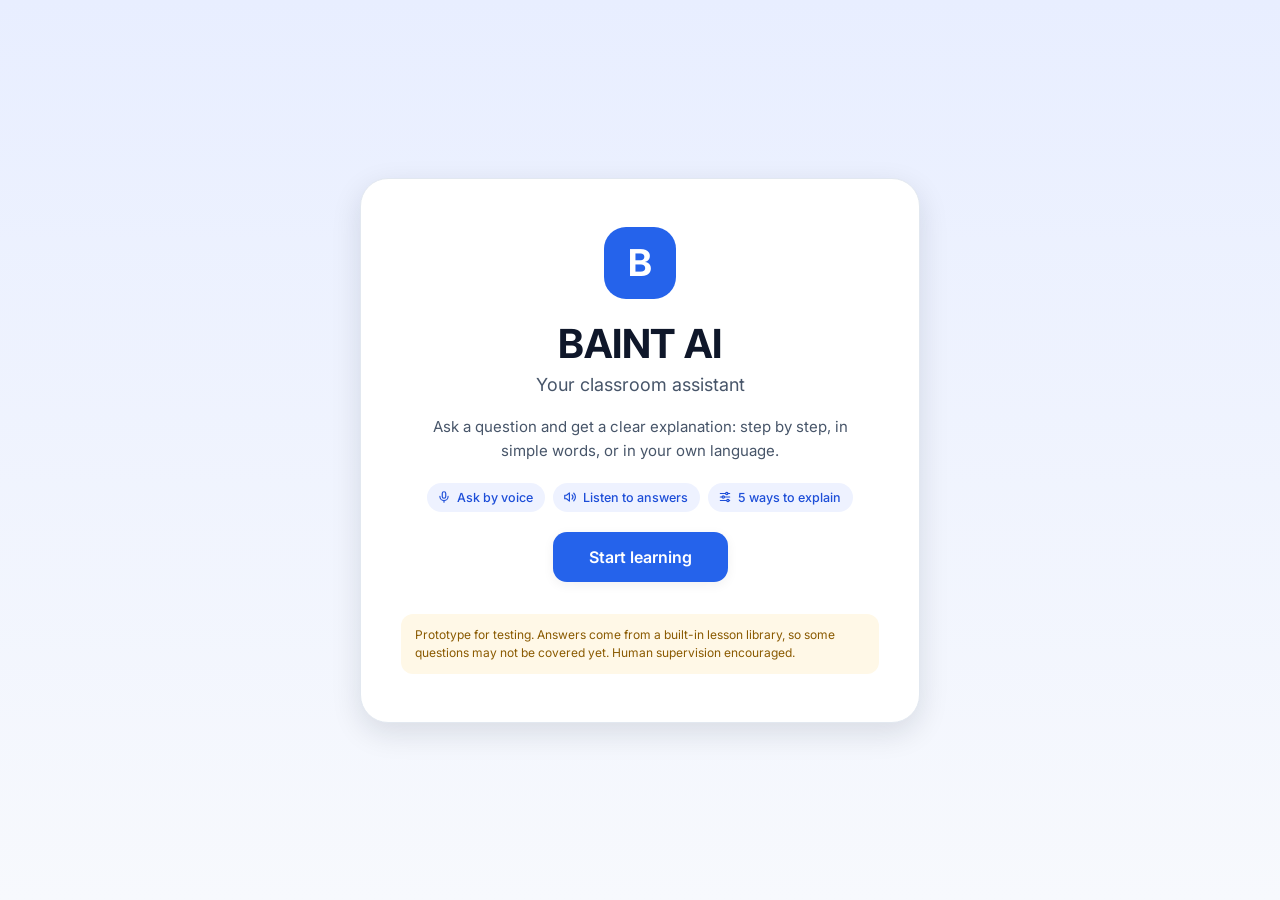
<file: index-18.html>
<!DOCTYPE html>
<html lang="en">
<head>
<meta charset="UTF-8">
<meta name="viewport" content="width=device-width, initial-scale=1.0, viewport-fit=cover">
<title>BAINT AI – Classroom Assistant</title>
<link rel="preconnect" href="https://fonts.googleapis.com">
<link rel="preconnect" href="https://fonts.gstatic.com" crossorigin>
<link href="https://fonts.googleapis.com/css2?family=Inter:wght@400;500;600;700&display=swap" rel="stylesheet">
<style>
/* ============ TOKENS (same names as the Figma colour variables) ============ */
:root{
  --bg-app:#F4F6FB; --surface:#FFFFFF; --border:#E2E8F0;
  --ink-900:#0F172A; --ink-600:#475569; --ink-400:#94A3B8;
  --primary:#2563EB; --primary-dark:#1D4ED8; --primary-soft:#EEF2FF; --primary-line:#C7D2FE;
  --teal:#0D9488; --teal-soft:#E6F6F3;
  --danger:#DC2626; --danger-soft:#FEE2E2;
  --note-soft:#FFF8E7; --note-ink:#8A5A00;
  --shadow-1:0 3px 12px rgba(15,23,42,.06);
  --shadow-2:0 10px 30px rgba(15,23,42,.12);
  --font:'Inter',system-ui,-apple-system,'Segoe UI',Roboto,Arial,sans-serif;
}
*{box-sizing:border-box}
html,body{height:100%;margin:0}
body{font-family:var(--font);color:var(--ink-900);background:var(--bg-app);-webkit-font-smoothing:antialiased}
button,input,select{font:inherit;color:inherit}
button{cursor:pointer;border:0;background:none;padding:0}
[hidden]{display:none!important}
:focus-visible{outline:2px solid var(--primary);outline-offset:2px}
svg{display:block}

/* ============ SHARED PIECES ============ */
.logo{display:grid;place-items:center;background:var(--primary);color:#fff;font-weight:700;flex:none}
.logo.s72{width:72px;height:72px;border-radius:22px;font-size:37px}
.logo.s56{width:56px;height:56px;border-radius:17px;font-size:29px}
.logo.s36{width:36px;height:36px;border-radius:11px;font-size:19px}
.logo.s30{width:30px;height:30px;border-radius:9px;font-size:16px}
.chip{background:var(--surface);border:1px solid var(--primary-line);color:var(--primary-dark);font-size:13px;font-weight:500;padding:8px 12px;border-radius:16px;text-align:left;transition:background .15s}
.chip:hover{background:var(--primary-soft)}
.action{display:inline-flex;align-items:center;gap:6px;font-size:12px;font-weight:500;padding:6px 10px 6px 8px;border-radius:8px;background:var(--primary-soft);border:1px solid var(--primary-line);color:var(--primary-dark)}
.action.ok{background:var(--teal-soft);border-color:var(--teal-soft);color:var(--teal)}
.action.stop{background:var(--danger-soft);border-color:var(--danger-soft);color:var(--danger)}
.iconbtn{width:44px;height:44px;border-radius:50%;display:grid;place-items:center;flex:none;transition:transform .1s}
.iconbtn:active{transform:scale(.94)}
.iconbtn.send{background:var(--primary);color:#fff}
.iconbtn.mic{background:var(--surface);border:1px solid var(--border);color:#334155}
.iconbtn.mic.listening{background:var(--danger);border-color:var(--danger);color:#fff}
.iconbtn:disabled{opacity:.5;cursor:default}

/* ============ LAUNCH ============ */
.launch{min-height:100%;display:grid;place-items:center;padding:24px;background:linear-gradient(180deg,#E8EEFF,#F7F9FD)}
.launch-card{width:min(560px,100%);background:var(--surface);border:1px solid var(--border);border-radius:28px;padding:48px 40px 36px;box-shadow:var(--shadow-2);display:flex;flex-direction:column;align-items:center;gap:20px;text-align:center}
.launch-card h1{margin:0;font-size:40px;font-weight:700;letter-spacing:-.01em}
.launch-card .tag{margin:6px 0 0;font-size:18px;color:var(--ink-600)}
.launch-card .intro{margin:0;font-size:15px;line-height:1.6;color:var(--ink-600);max-width:440px}
.highlights{display:flex;flex-wrap:wrap;justify-content:center;gap:8px}
.highlights span{display:inline-flex;align-items:center;gap:6px;background:var(--primary-soft);color:var(--primary-dark);font-size:12.5px;font-weight:500;padding:7px 12px 7px 10px;border-radius:16px}
.start{background:var(--primary);color:#fff;font-size:16px;font-weight:600;padding:15px 36px;border-radius:14px;box-shadow:var(--shadow-1);transition:background .15s}
.start:hover{background:var(--primary-dark)}
.note{background:var(--note-soft);color:var(--note-ink);font-size:12px;line-height:1.5;padding:12px 14px;border-radius:12px;text-align:left;width:100%}

/* ============ APP SHELL ============ */
.app{height:100%;display:grid;grid-template-columns:320px 1fr}
.sidebar{background:var(--surface);border-inline-end:1px solid var(--border);padding:20px;display:flex;flex-direction:column;gap:14px;overflow-y:auto}
.brand{display:flex;align-items:center;gap:10px}
.brand b{display:block;font-size:16px}
.brand small{font-size:12px;color:var(--ink-400)}
.label{margin:0;font-size:12px;font-weight:600;color:var(--ink-400);letter-spacing:.04em}
.subjects{display:flex;flex-direction:column;gap:2px}
.subject{display:flex;align-items:center;gap:10px;padding:9px 12px;border-radius:10px;font-size:14px;font-weight:500;color:var(--ink-600);text-align:start;width:100%;transition:background .15s}
.subject:hover{background:var(--bg-app)}
.subject .dot{width:8px;height:8px;border-radius:50%;background:var(--ink-400);flex:none}
.subject[aria-pressed="true"]{background:var(--primary-soft);color:var(--primary-dark);font-weight:600}
.subject[aria-pressed="true"] .dot{background:var(--primary)}
.spacer{flex:1}
.select{position:relative;display:flex;align-items:center;background:var(--bg-app);border:1px solid var(--border);border-radius:10px}
.select .lead-ic{position:absolute;inset-inline-start:12px;pointer-events:none;color:var(--ink-600)}
.select .tail-ic{position:absolute;inset-inline-end:12px;pointer-events:none;color:var(--ink-400)}
.select select{appearance:none;-webkit-appearance:none;background:none;border:0;width:100%;padding:10px 36px;font-size:14px;font-weight:500;border-radius:10px}
.reminder{display:flex;gap:6px;font-size:11px;line-height:1.4;color:var(--ink-400)}
.reminder svg{flex:none;margin-top:1px}

.main{display:flex;flex-direction:column;min-width:0;height:100%}
.topbar{display:flex;align-items:center;gap:10px;padding:0 32px;height:68px;background:var(--surface);border-bottom:1px solid var(--border);flex:none}
.topbar .logo{display:none}
.topbar h2{margin:0;font-size:18px;font-weight:600}
.topbar p{margin:2px 0 0;font-size:13px;color:var(--ink-600)}
.topbar .grow{flex:1;min-width:0}
.setup-btn{display:none;width:40px;height:40px;border-radius:12px;background:var(--primary-soft);color:var(--primary-dark);place-items:center}

.chat{flex:1;overflow-y:auto;scroll-behavior:smooth}
.messages{width:min(720px,100%);margin:0 auto;padding:24px 16px 12px;display:flex;flex-direction:column;gap:18px;min-height:100%}
.messages.is-empty{justify-content:center;align-items:center;text-align:center}
.hero{display:flex;flex-direction:column;align-items:center;gap:14px}
.hero h3{margin:4px 0 0;font-size:26px;font-weight:600}
.hero p{margin:0;font-size:15px;color:var(--ink-600)}
.hero .chips{display:flex;flex-wrap:wrap;justify-content:center;gap:8px;margin-top:4px}
.row{display:flex;gap:10px;align-items:flex-start}
.row.user{justify-content:flex-end}
.bubble-user{background:var(--primary);color:#fff;font-size:15px;line-height:1.5;padding:12px 18px;border-radius:18px 18px 4px 18px;max-width:80%;overflow-wrap:anywhere;white-space:pre-wrap}
.row.baint .bubble{flex:1;min-width:0;background:var(--surface);border:1px solid var(--border);border-radius:4px 18px 18px 18px;padding:18px 20px 16px;box-shadow:var(--shadow-1);display:flex;flex-direction:column;gap:14px}
.bubble p{margin:0;font-size:15px;line-height:1.55;white-space:pre-wrap}
.bubble .lead{font-weight:600}
.steps{display:flex;flex-direction:column;gap:12px}
.step{display:flex;gap:12px;align-items:flex-start}
.step .n{width:24px;height:24px;border-radius:50%;background:var(--primary-soft);color:var(--primary-dark);font-size:12px;font-weight:600;display:grid;place-items:center;flex:none;margin-top:0}
.step .eq{display:block;font-weight:600;color:var(--primary-dark);margin-top:2px}
.check{display:flex;align-items:center;gap:8px;background:var(--teal-soft);color:var(--teal);font-size:14px;font-weight:500;padding:10px 14px 10px 12px;border-radius:10px}
.quote{background:var(--bg-app);border-radius:10px;padding:9px 12px;font-size:13px;color:var(--ink-600)}
.quote b{color:var(--ink-900);font-weight:600}
.choice{display:flex;align-items:center;gap:12px;width:100%;text-align:start;background:var(--primary-soft);border:1px solid var(--primary-line);border-radius:12px;padding:12px 14px 12px 12px;color:var(--primary-dark);font-size:16px;font-weight:600;transition:background .15s}
.choice:hover{background:#E0E7FF}
.choice .k{width:28px;height:28px;border-radius:50%;background:var(--primary);color:#fff;display:grid;place-items:center;font-size:13px;font-weight:700;flex:none}
.bubble .hint{font-size:12.5px;line-height:1.45;color:var(--ink-600)}
.actions,.suggest{display:flex;flex-wrap:wrap;gap:8px}
.sys{align-self:center;display:inline-flex;align-items:center;gap:6px;background:var(--primary-soft);color:var(--primary-dark);font-size:12px;font-weight:500;padding:5px 12px 5px 10px;border-radius:12px}
.dots{display:inline-flex;gap:5px;padding:6px 0}
.dots i{width:7px;height:7px;border-radius:50%;background:var(--ink-400);animation:blink 1s infinite ease-in-out}
.dots i:nth-child(2){animation-delay:.15s}.dots i:nth-child(3){animation-delay:.3s}
@keyframes blink{0%,80%,100%{opacity:.25}40%{opacity:1}}

.composer{flex:none;padding:12px 16px calc(16px + env(safe-area-inset-bottom));display:flex;flex-direction:column;align-items:center;gap:12px;background:var(--bg-app)}
.modes{display:flex;gap:2px;padding:4px;background:var(--surface);border:1px solid var(--border);border-radius:22px;max-width:100%;overflow-x:auto}
.mode{font-size:13px;font-weight:500;color:var(--ink-600);padding:7px 14px;border-radius:18px;white-space:nowrap}
.mode[aria-pressed="true"]{background:var(--primary);color:#fff}
.input{width:min(720px,100%);height:56px;display:flex;align-items:center;gap:8px;padding:6px 6px 6px 22px;background:var(--surface);border:1px solid var(--border);border-radius:28px;box-shadow:var(--shadow-1)}
.input:focus-within{border-color:var(--primary)}
.input.listening{border:1.5px solid var(--danger)}
.input input{flex:1;min-width:0;border:0;outline:0;background:none;font-size:15px}
.input.listening input::placeholder{color:var(--danger)}
.input input::placeholder{color:var(--ink-400)}
.disclaimer{margin:0;max-width:720px;text-align:center;font-size:11px;line-height:1.45;color:var(--ink-400)}

/* ============ SETUP SHEET (mobile) ============ */
.scrim{position:fixed;inset:0;background:rgba(15,23,42,.45);display:flex;align-items:flex-end;justify-content:center;z-index:20}
.sheet{width:min(520px,100%);max-height:92%;overflow-y:auto;background:var(--surface);border-radius:28px 28px 0 0;padding:10px 20px calc(24px + env(safe-area-inset-bottom));display:flex;flex-direction:column;gap:18px;box-shadow:var(--shadow-2);animation:rise .22s ease-out}
@keyframes rise{from{transform:translateY(24px);opacity:0}to{transform:none;opacity:1}}
.grab{width:40px;height:4px;border-radius:2px;background:var(--border);align-self:center}
.sheet-head{display:flex;align-items:center;justify-content:space-between}
.sheet-head h3{margin:0;font-size:19px;font-weight:600}
.x{width:34px;height:34px;border-radius:50%;background:var(--bg-app);display:grid;place-items:center;color:var(--ink-600)}
.sec{display:flex;flex-direction:column;gap:10px}
.pills{display:flex;flex-wrap:wrap;gap:8px}
.pill{font-size:13px;font-weight:500;color:var(--ink-600);background:var(--surface);border:1px solid var(--border);padding:7px 14px;border-radius:18px}
.pill[aria-pressed="true"]{background:var(--primary);border-color:var(--primary);color:#fff}
.done{background:var(--primary);color:#fff;font-size:16px;font-weight:600;padding:15px;border-radius:14px}

/* ============ RESPONSIVE ============ */
@media (max-width:860px){
  .app{grid-template-columns:1fr}
  .sidebar{display:none}
  .topbar{padding:calc(10px + env(safe-area-inset-top)) 16px 10px;height:auto}
  .topbar .logo{display:grid}
  .setup-btn{display:grid}
  .row.baint .avatar{display:none}
  .app.has-msgs .disclaimer{display:none}
  .hero h3{font-size:22px}
  .launch-card{padding:40px 24px 28px}
  .launch-card h1{font-size:36px}
}
@media (prefers-reduced-motion:reduce){*{animation:none!important;transition:none!important;scroll-behavior:auto!important}}
</style>
</head>
<body>

<!-- ============ LAUNCH ============ -->
<main id="launch" class="launch">
  <section class="launch-card">
    <div class="logo s72" aria-hidden="true">B</div><!-- swap for <img src="logo.png"> -->
    <div>
      <h1>BAINT AI</h1>
      <p class="tag">Your classroom assistant</p>
    </div>
    <p class="intro">Ask a question and get a clear explanation: step by step, in simple words, or in your own language.</p>
    <div class="highlights" id="highlights"></div>
    <button class="start" id="startBtn" type="button">Start learning</button>
    <p class="note" id="discLaunch"></p>
  </section>
</main>

<!-- ============ APP ============ -->
<div id="app" class="app" hidden>
  <aside class="sidebar" aria-label="Learning setup">
    <div class="brand"><div class="logo s36" aria-hidden="true">B</div><div><b>BAINT AI</b><small>Classroom Assistant</small></div></div>
    <h2 class="label">SUBJECT</h2>
    <div class="subjects" id="subjectList"></div>
    <div class="spacer"></div>
    <div>
      <h2 class="label" style="margin-bottom:8px">LANGUAGE</h2>
      <div class="select" data-lang-select></div>
    </div>
    <p class="reminder" id="reminderSide"></p>
  </aside>

  <section class="main">
    <header class="topbar">
      <div class="logo s36" aria-hidden="true">B</div>
      <div class="grow"><h2 id="subjectTitle"></h2><p id="subjectSub"></p></div>
      <button class="setup-btn" id="setupBtn" type="button" aria-label="Open learning setup"></button>
    </header>

    <div class="chat" id="chat" aria-live="polite"><div class="messages" id="messages"></div></div>

    <footer class="composer">
      <div class="modes" id="modeBar" role="group" aria-label="Explanation style"></div>
      <form class="input" id="askForm" autocomplete="off">
        <input id="q" type="text" aria-label="Your question" enterkeyhint="send">
        <button class="iconbtn mic" id="micBtn" type="button" aria-label="Speak your question"></button>
        <button class="iconbtn send" type="submit" aria-label="Send question"></button>
      </form>
      <p class="disclaimer" id="discApp"></p>
    </footer>
  </section>
</div>

<!-- ============ SETUP SHEET ============ -->
<div class="scrim" id="scrim" hidden>
  <div class="sheet" role="dialog" aria-modal="true" aria-labelledby="sheetTitle">
    <div class="grab"></div>
    <div class="sheet-head"><h3 id="sheetTitle">Learning setup</h3><button class="x" id="closeSheet" type="button" aria-label="Close"></button></div>
    <div class="sec"><h4 class="label">SUBJECT</h4><div class="pills" id="sheetSubjects"></div></div>
    <div class="sec"><h4 class="label">EXPLANATION STYLE</h4><div class="pills" id="sheetModes"></div></div>
    <div class="sec"><h4 class="label">LANGUAGE</h4><div class="select" data-lang-select></div></div>
    <p class="reminder" id="reminderSheet"></p>
    <button class="done" id="doneSheet" type="button">Done</button>
  </div>
</div>

<script src="lessons.js"></script>
<script src="solver.js"></script>

<script>
/* BAINT integration bridge: lesson library + problem solver */
(function(){
  "use strict";
  const SUBJECTS = ['math','english','biology','chemistry','history','computer','biochemistry','histology','enzymology','purine_pyrimidine','cholesterol','engineering','physics','economics','geography','government'];
  const normalize = value => String(value || '').toLowerCase()
    .normalize('NFKD').replace(/[\u0300-\u036f]/g,'')
    .replace(/[’‘]/g,"'").replace(/[^a-z0-9²³%+\-*/×÷=:. ]/g,' ')
    .replace(/\s+/g,' ').trim();
  const lessons = () => (typeof EDU_LESSONS !== 'undefined' && Array.isArray(EDU_LESSONS)) ? EDU_LESSONS : [];
  const subjectAliases = {
    mathematics:'math', maths:'math', math:'math', english_language:'english', literature:'english',
    computer_science:'computer', government:'government', economics:'economics'
  };
  const normSubject = s => subjectAliases[normalize(s).replace(/ /g,'_')] || normalize(s).replace(/ /g,'_');
  function lessonSubjectMatches(item, subject){
    const wanted=normSubject(subject);
    return !wanted || normSubject(item.subject)===wanted || (Array.isArray(item.also)&&item.also.some(x=>normSubject(x)===wanted));
  }
  function scoreLesson(item, question){
    const q=normalize(question); if(!q) return 0;
    const qWords=new Set(q.split(' ').filter(w=>w.length>2));
    const phrases=[item.title].concat(Array.isArray(item.aliases)?item.aliases:[]).map(normalize).filter(Boolean);
    let score=0;
    for(const phrase of phrases){
      if(q===phrase) score=Math.max(score,150+phrase.length);
      else if(phrase.length>=4 && (` ${q} `).includes(` ${phrase} `)) score=Math.max(score,110+phrase.length);
      else if(phrase.length>=4 && q.includes(phrase)) score=Math.max(score,85+phrase.length);
      else {
        const tokens=phrase.split(' ').filter(w=>w.length>2);
        if(tokens.length){
          const hits=tokens.filter(w=>qWords.has(w)).length;
          const ratio=hits/tokens.length;
          if(hits>=1 && (tokens.length===1 || ratio>=0.66)) score=Math.max(score,30+hits*12+ratio*15+Math.min(phrase.length,30)/10);
        }
      }
    }
    return score;
  }
  function findLesson(question, subject){
    const all=lessons();
    const ranked=all.map(item=>({item,score:scoreLesson(item,question),subject:lessonSubjectMatches(item,subject)}));
    let pool=ranked.filter(x=>x.subject);
    pool.sort((a,b)=>b.score-a.score);
    if(pool[0] && pool[0].score>=30) return pool[0].item;
    // If the student selected the wrong subject, allow a strong match in another subject.
    ranked.sort((a,b)=>b.score-a.score);
    if(ranked[0] && ranked[0].score>=105) return ranked[0].item;
    return null;
  }
  function lessonAnswer(item, mode){
    const simple=mode==='simple'||mode==='human';
    const meaning=item.meaning||'';
    const analogy=item.think||''; // everyday picture / analogy in lessons.js
    const keyIdeas=Array.isArray(item.steps)?item.steps:[];
    const steps=keyIdeas.map(x=>({text:String(x)}));
    const example=item.example||'';
    const uses=item.uses||'';
    const summary=item.summary||'';
    let text=simple ? (analogy ? analogy+'\n\n' : '')+meaning : meaning;
    return {
      lead:item.title||'Lesson explanation',
      text:text || summary || 'This lesson is in the library, but its explanation is still being prepared.',
      steps,
      quote:example,
      check:summary,
      hint:uses?'Where it is used: '+uses:'',
      suggestions:(Array.isArray(item.aliases)?item.aliases:[]).slice(0,3)
    };
  }
  function answer(question,ctx){
    ctx=ctx||{};
    const subject=normSubject(ctx.subject||'math');
    const q=String(question||'').trim();
    if(subject==='math' && typeof window.baintSolve==='function'){
      try{const solved=window.baintSolve(q);if(solved&&solved.text)return {lead:'Let’s solve it step by step.',text:solved.text,suggestions:['Explain it differently','Give me another example'],topic:solved.topic||'math'};}catch(e){console.warn('BAINT solver error',e);}
    }
    const lesson=findLesson(q,subject);
    if(lesson)return lessonAnswer(lesson,ctx.mode);
    return {lead:'Let’s find the right lesson',text:'I could not find a close match in the current lesson library. Try the topic name or a key term. If this question should be covered, send it as feedback so we can add it.',suggestions:suggest(subject)};
  }
  function suggest(subject){
    const s=normSubject(subject);
    return lessons().filter(x=>normSubject(x.subject)===s || (Array.isArray(x.also)&&x.also.some(y=>normSubject(y)===s))).slice(0,6).map(x=>'Explain '+x.title);
  }
  window.BAINT_ENGINE={answer,suggest};
  window.BAINT_LOCAL_STATUS={lessonsLoaded:lessons().length,subjects:[...new Set(lessons().map(x=>x.subject))],solverLoaded:typeof window.baintSolve==='function'};
})();
</script>
<script src="numeric.js"></script>
<script src="engine.js"></script>
<script>
/* =====================================================================
   1. DATA
   ===================================================================== */
const SUBJECTS=[
  ['math','Mathematics'],['english','English Language & Literature'],['biology','Biology'],['chemistry','Chemistry'],
  ['history','History'],['computer','Computer Science'],['biochemistry','Biochemistry'],['histology','Histology'],
  ['enzymology','Advanced Enzymology'],['purine_pyrimidine','Purine & Pyrimidine Biosynthesis'],
  ['cholesterol','Cholesterol Biosynthesis'],['engineering','Engineering / Problem-Solving'],['physics','Physics'],['economics','Economics'],['geography','Geography'],['government','Government']
];
const MODES=['step','simple','logic','context','human'];
const LANGS=[['en','🇺🇸 English','en-US'],['zh','🇨🇳 Chinese','zh-CN'],['fr','🇫🇷 French','fr-FR'],['es','🇪🇸 Spanish','es-ES'],['th','🇹🇭 Thai','th-TH'],['ko','🇰🇷 Korean','ko-KR'],['vi','🇻🇳 Vietnamese','vi-VN'],['ja','🇯🇵 Japanese','ja-JP'],['ar','🇦🇪 Arabic (UAE)','ar-AE']];
/* Strings that change with the language. Anything missing falls back to English. */
const I18N={
  en:{modes:['Step-by-step','Simple','Logical','Context','Human'],ph:'Ask BAINT AI...',copy:'Copy answer',copied:'Copied',listen:'Listen',stop:'Stop'},
  zh:{modes:['逐步讲解','简单','逻辑分析','情境联系','人性化'],ph:'向 BAINT AI 提问...',copy:'复制答案',listen:'收听'},
  fr:{modes:['Étape par étape','Simple','Logique','Contexte','Humain'],ph:'Posez une question à BAINT AI...',copy:'Copier la réponse',listen:'Écouter'},
  es:{modes:['Paso a paso','Simple','Lógico','Contexto','Humano'],ph:'Pregunta a BAINT AI...',copy:'Copiar respuesta',listen:'Escuchar'},
  th:{modes:['ทีละขั้นตอน','เรียบง่าย','เชิงตรรกะ','บริบท','แบบมนุษย์'],ph:'ถาม BAINT AI...',listen:'ฟัง'},
  ko:{modes:['단계별','간단히','논리적','맥락','인간적'],ph:'BAINT AI에게 질문하세요...',listen:'듣기'},
  vi:{modes:['Từng bước','Đơn giản','Logic','Ngữ cảnh','Con người'],ph:'Hỏi BAINT AI...',listen:'Nghe'},
  ja:{modes:['ステップごと','シンプル','論理的','文脈','人間的'],ph:'BAINT AIに質問...',listen:'聞く'},
  ar:{modes:['خطوة بخطوة','بسيط','منطقي','سياق','إنساني'],ph:'اسأل BAINT AI...',listen:'استماع'}
};
const DISCLAIMER='Prototype for testing. Answers come from a built-in lesson library, so some questions may not be covered yet. Human supervision encouraged.';
const REMINDER='Study reminders appear when browser notifications are allowed.';
const t=k=>(I18N[state.lang]&&I18N[state.lang][k])||I18N.en[k];

/* =====================================================================
   2. ICONS (same set as the Figma file)
   ===================================================================== */
const IC={
  mic:'<rect x="9" y="3" width="6" height="11" rx="3"/><path d="M5 11a7 7 0 0 0 14 0M12 18v3"/>',
  up:'<path d="M12 19V5M5 12l7-7 7 7"/>',
  volume:'<path d="M11 5 6 9H3v6h3l5 4z"/><path d="M15.5 8.5a5 5 0 0 1 0 7M18.5 5.5a9 9 0 0 1 0 13"/>',
  copy:'<rect x="9" y="9" width="11" height="11" rx="2"/><path d="M5 15V6a2 2 0 0 1 2-2h9"/>',
  check:'<path d="m5 12 5 5L20 7"/>',
  stop:'<rect x="6" y="6" width="12" height="12" rx="2"/>',
  globe:'<circle cx="12" cy="12" r="9"/><path d="M3 12h18M12 3a14 14 0 0 1 0 18M12 3a14 14 0 0 0 0 18"/>',
  chev:'<path d="m6 9 6 6 6-6"/>',
  bell:'<path d="M6 8a6 6 0 0 1 12 0c0 7 3 9 3 9H3s3-2 3-9M10 21a2 2 0 0 0 4 0"/>',
  sliders:'<path d="M4 6h9M17 6h3M4 12h3M11 12h9M4 18h11M19 18h1"/><circle cx="15" cy="6" r="2"/><circle cx="9" cy="12" r="2"/><circle cx="17" cy="18" r="2"/>',
  swap:'<path d="M7 4 3 8l4 4M3 8h14M17 20l4-4-4-4M21 16H7"/>',
  close:'<path d="M6 6l12 12M18 6 6 18"/>'
};
const ic=(n,s=18)=>`<svg width="${s}" height="${s}" viewBox="0 0 24 24" fill="none" stroke="currentColor" stroke-width="2" stroke-linecap="round" stroke-linejoin="round" aria-hidden="true">${IC[n]}</svg>`;
const el=(tag,cls,txt)=>{const e=document.createElement(tag);if(cls)e.className=cls;if(txt!=null)e.textContent=txt;return e};
const $=id=>document.getElementById(id);
const delay=ms=>new Promise(r=>setTimeout(r,ms));

/* =====================================================================
   3. ANSWER ENGINE
   ---------------------------------------------------------------------
   The interface only needs ONE function:  BAINT_ENGINE.answer(question, {subject, mode, lang})
   It may return a value or a Promise. The reply object can use any of:
     lead        bold first line            steps   [{text, eq}]
     text        plain paragraph(s)         check   "Check: 2(4) + 3 = 11"
     quote       "You entered something like" line
     ask         a question in bold         choices [{key:'A', label:'...'}]  (clicking sends the key)
     hint        small grey help text       suggestions ['Explain ...', ...]
     subject     id to switch to (shows a "Subject switched" notice)
   To use your real lessons.js / solver.js, replace BAINT_ENGINE (see bottom of the script).
   The small engine below lets the interface work on its own.
   ===================================================================== */
const demoEngine=(()=>{
  let pending=null,lastQ=null;
  const fmt=n=>String(Math.round(n*1e5)/1e5);
  const mathLike=q=>/\d\s*[-+*/^=×÷]|=\s*-?\d|\bx\s*=/i.test(q);
  const sugg=s=>s==='math'?['Solve 3x - 5 = 10','Solve 4x + 8 = 24','Explain it differently']:[];

  function linear(q,mode){
    const s=q.replace(/^\s*(how do i solve|solve|find x in|what is x in)\s*/i,'').replace(/[?.!]+\s*$/,'').replace(/\s+/g,'').replace(/−/g,'-');
    const m=s.match(/^([+-]?\d*\.?\d*)x([+-]\d+\.?\d*)?=([+-]?\d+\.?\d*)$/i);
    if(!m)return null;
    const a=(m[1]===''||m[1]==='+')?1:(m[1]==='-'?-1:parseFloat(m[1])),b=m[2]?parseFloat(m[2]):0,c=parseFloat(m[3]);
    if(!a)return null;
    const v=(c-b)/a,co=a===1?'':(a===-1?'-':fmt(a));
    const check=b?`Check: ${fmt(a)}(${fmt(v)}) ${b>=0?'+':'−'} ${fmt(Math.abs(b))} = ${fmt(c)}`:`Check: ${fmt(a)}(${fmt(v)}) = ${fmt(c)}`;
    const r={check,suggestions:sugg('math')};
    if(mode==='simple'){r.text=`x = ${fmt(v)}. Undo the ${b?(b>0?'+ '+fmt(b):'− '+fmt(-b))+', then ':''}divide by ${fmt(a)}.`;return r}
    r.lead={step:"Let's solve it step by step.",logic:'Isolate x by undoing each operation in reverse order.',context:'An equation is a balance: whatever we do to one side, we do to the other.',human:'Think of it as a balance scale. Keep both sides equal.'}[mode]||"Let's solve it step by step.";
    r.steps=[];
    if(b)r.steps.push({text:b>0?`Subtract ${fmt(b)} from both sides.`:`Add ${fmt(-b)} to both sides.`,eq:`${co}x = ${fmt(c-b)}`});
    if(a!==1)r.steps.push({text:`Divide both sides by ${fmt(a)}.`,eq:`x = ${fmt(v)}`});
    if(!r.steps.length)r.steps.push({text:'x is already on its own.',eq:`x = ${fmt(v)}`});
    return r;
  }
  function exponent(q){
    const m=q.replace(/\s+/g,'').match(/(\d+(?:\.\d+)?)\^(\d+)([a-z])=(\d+(?:\.\d+)?)/i);
    if(!m)return null;
    const a=+m[1],k=+m[2],n=+m[4];
    pending={a,k,n};
    return {text:"I can work through this, but I need to confirm how the exponent is written so I don't solve the wrong equation.",
      quote:`${a}^${k}${m[3]} = ${n}`,ask:'Which did you mean?',
      choices:[{key:'A',label:`${a}^(${k}x) = ${n}`},{key:'B',label:`(${a}^${k}) × x = ${n}`}],
      hint:'Reply A or B, or add parentheses around the exponent.'};
  }
  function resolve(p,key){
    if(key==='A'){const e=Math.log(p.n)/Math.log(p.a);return {lead:"Thanks for clarifying. You mean "+`${p.a}^(${p.k}x) = ${p.n}.`,
      steps:[{text:`Find the power that gives ${p.n}.`,eq:`${p.k}x = ${fmt(e)}`},{text:`Divide both sides by ${p.k}.`,eq:`x = ${fmt(e/p.k)}`}],suggestions:sugg('math')}}
    const pw=Math.pow(p.a,p.k);
    return {lead:"Thanks for clarifying. You mean "+`(${p.a}^${p.k}) × x = ${p.n}.`,
      steps:[{text:`Work out ${p.a}^${p.k}.`,eq:`${fmt(pw)}x = ${p.n}`},{text:`Divide both sides by ${fmt(pw)}.`,eq:`x = ${fmt(p.n/pw)}`}],suggestions:sugg('math')};
  }
  function arithmetic(q){
    const s=q.replace(/^\s*(what is|calculate)\s*/i,'').replace(/[?=\s]+$/,'').replace(/×/g,'*').replace(/÷/g,'/');
    if(!/^[\d\s+\-*/().]+$/.test(s)||!/\d\s*[-+*/]\s*[\d(]/.test(s))return null;
    try{const v=Function('"use strict";return ('+s+')')();if(!isFinite(v))return null;return {lead:`${s.replace(/\s+/g,' ')} = ${fmt(v)}`,suggestions:sugg('math')}}catch(e){return null}
  }
  const api={
    suggest:sugg,
    answer(q,ctx){
      q=q.trim();const out={};
      if(ctx.subject!=='math'&&mathLike(q))out.subject='math';
      if(pending){const k=q.toUpperCase().replace(/[^AB]/g,'');if((k==='A'||k==='B')&&q.length<4){const p=pending;pending=null;return {...out,...resolve(p,k)}}pending=null}
      if(/(don'?t|do not)\s+(get|understand)|explain\s+(it\s+)?(differently|in another way|another way|again)|try another way/i.test(q)){
        if(!lastQ)return {text:'Ask me a question first, then I can explain it another way.'};
        const r=api.answer(lastQ,{...ctx,mode:'simple'});r.lead='Let me try another way.';return r;
      }
      const r=exponent(q)||linear(q,ctx.mode)||arithmetic(q);
      if(r){lastQ=q;return {...out,...r}}
      return {...out,text:"I don't have a lesson on that yet. Answers come from a built-in lesson library, so some questions may not be covered. Try rephrasing, or pick another subject.",suggestions:sugg(ctx.subject)};
    }
  };
  return api;
})();
/* >>> Plug in your own engine here. Example:
   window.BAINT_ENGINE={ answer:(q,ctx)=>({ text: yourLessonLookup(q,ctx.subject,ctx.mode,ctx.lang) }) };
   (define it in a <script> placed BEFORE this one) */
const engine=window.BAINT_ENGINE||demoEngine;

/* =====================================================================
   4. STATE
   ===================================================================== */
const state={subject:'math',mode:'step',lang:'en',messages:[],busy:false,started:false};
const subjectName=id=>(SUBJECTS.find(s=>s[0]===id)||[])[1]||id;

/* =====================================================================
   5. RENDERING
   ===================================================================== */
function renderPickers(){
  // sidebar subject list
  const list=$('subjectList');list.innerHTML='';
  SUBJECTS.forEach(([id,name])=>{
    const b=el('button','subject');b.type='button';b.setAttribute('aria-pressed',id===state.subject);
    b.append(el('span','dot'),el('span','',name));b.onclick=()=>setSubject(id);list.append(b);
  });
  // sheet pills
  const sp=$('sheetSubjects');sp.innerHTML='';
  SUBJECTS.forEach(([id,name])=>{const b=el('button','pill',name);b.type='button';b.setAttribute('aria-pressed',id===state.subject);b.onclick=()=>setSubject(id);sp.append(b)});
  const sm=$('sheetModes');sm.innerHTML='';
  const mb=$('modeBar');mb.innerHTML='';
  MODES.forEach((id,i)=>{
    const label=t('modes')[i];
    const a=el('button','mode',label);a.type='button';a.setAttribute('aria-pressed',id===state.mode);a.onclick=()=>setMode(id);mb.append(a);
    const b=el('button','pill',label);b.type='button';b.setAttribute('aria-pressed',id===state.mode);b.onclick=()=>setMode(id);sm.append(b);
  });
  // language selects (sidebar + sheet stay in sync)
  document.querySelectorAll('[data-lang-select]').forEach(box=>{
    box.innerHTML=ic('globe',16).replace('<svg','<svg class="lead-ic"')+'<select aria-label="Language"></select>'+ic('chev',16).replace('<svg','<svg class="tail-ic"');
    const sel=box.querySelector('select');
    LANGS.forEach(([id,label])=>{const o=el('option','',label);o.value=id;sel.append(o)});
    sel.value=state.lang;sel.onchange=()=>setLang(sel.value);
  });
}
function renderHeader(){
  $('subjectTitle').textContent=subjectName(state.subject);
  $('subjectSub').textContent='Explaining '+t('modes')[MODES.indexOf(state.mode)].toLowerCase()+'  ·  Built-in lesson library';
  $('q').placeholder=state.listening?'Listening… speak your question':t('ph');
}
function plain(m){
  const parts=[];
  if(m.lead)parts.push(m.lead);
  if(m.text)parts.push(m.text);
  if(m.steps)m.steps.forEach((s,i)=>parts.push(`${i+1}. ${s.text} ${s.eq||''}`.trim()));
  if(m.check)parts.push(m.check);
  if(m.ask)parts.push(m.ask);
  if(m.choices)m.choices.forEach(c=>parts.push(`${c.key}) ${c.label}`));
  return parts.join('\n');
}
function actionBtn(kind,label){const b=el('button','action');b.type='button';b.innerHTML=ic(kind,14);b.append(el('span','',label));return b}

function renderBaint(m,isLast){
  const row=el('div','row baint');
  const av=el('div','logo s30 avatar','B');av.setAttribute('aria-hidden','true');row.append(av);
  const b=el('div','bubble');row.append(b);
  if(m.lead)b.append(el('p','lead',m.lead));
  if(m.text)String(m.text).split('\n\n').forEach(t=>{if(t.trim())b.append(el('p','',t))});
  if(m.quote){const q=el('div','quote');if(m.quoteLabel){q.style.whiteSpace='pre-line';q.append(m.quoteLabel+': ',document.createTextNode(m.quote))}else q.append('You entered something like: ',el('b','',m.quote));b.append(q)}
  if(m.steps&&m.steps.length){
    const w=el('div','steps');
    m.steps.forEach((s,i)=>{const r=el('div','step');r.append(el('span','n',String(i+1)));const d=el('div');const p=el('p','',s.text);d.append(p);if(s.eq)d.append(el('span','eq',s.eq));r.append(d);w.append(r)});
    b.append(w);
  }
  if(m.check){const c=el('div','check');c.innerHTML=ic('check',16);c.append(el('span','',m.check));b.append(c)}
  if(m.ask)b.append(el('p','lead',m.ask));
  if(m.choices){
    m.choices.forEach(c=>{const x=el('button','choice');x.type='button';x.append(el('span','k',c.key),el('span','',c.label));x.onclick=()=>ask(c.key);x.disabled=!isLast;if(!isLast)x.style.opacity=.6;b.append(x)});
  }
  if(m.hint)b.append(el('p','hint',m.hint));
  // actions
  const acts=el('div','actions');
  const copy=actionBtn('copy',t('copy'));copy.onclick=()=>copyText(plain(m),copy);
  const listen=actionBtn('volume',t('listen'));listen.onclick=()=>toggleSpeak(plain(m),listen);
  acts.append(copy,listen);b.append(acts);
  if(isLast&&m.suggestions&&m.suggestions.length){
    const s=el('div','suggest');
    m.suggestions.forEach(x=>{const c=el('button','chip',x);c.type='button';c.onclick=()=>ask(x);s.append(c)});
    b.append(s);
  }
  return row;
}
function render(){
  const box=$('messages');box.innerHTML='';
  const empty=!state.messages.length;
  box.classList.toggle('is-empty',empty);
  $('app').classList.toggle('has-msgs',!empty);
  if(empty){
    const h=el('div','hero');
    const lg=el('div','logo s56','B');lg.setAttribute('aria-hidden','true');
    h.append(lg,el('h3','','Ask a question about '+subjectName(state.subject)),el('p','','Ask a question and I will explain the selected topic clearly.'));
    const sg=engine.suggest?engine.suggest(state.subject):[];
    const starters=state.subject==='math'?['Explain linear equations','Solve 2x + 3 = 11','What is 12 × 7 + 4?']:[];
    const chips=el('div','chips');
    (starters.length?starters:sg).forEach(x=>{const c=el('button','chip',x);c.type='button';c.onclick=()=>ask(x);chips.append(c)});
    if(chips.children.length)h.append(chips);
    box.append(h);return;
  }
  const lastBaint=state.messages.map(m=>m.role).lastIndexOf('baint');
  state.messages.forEach((m,i)=>{
    if(m.role==='user'){const r=el('div','row user');r.append(el('div','bubble-user',m.text));box.append(r)}
    else if(m.role==='note'){const n=el('div','sys');n.innerHTML=ic('swap',13);n.append(el('span','',m.text));box.append(n)}
    else box.append(renderBaint(m,i===lastBaint));
  });
  if(state.busy){const r=el('div','row baint');const a=el('div','logo s30 avatar','B');r.append(a);const b=el('div','bubble');const d=el('div','dots');d.innerHTML='<i></i><i></i><i></i>';b.append(d);r.append(b);box.append(r)}
  const chat=$('chat');chat.scrollTop=chat.scrollHeight;
}

/* =====================================================================
   6. ACTIONS
   ===================================================================== */
function setSubject(id){
  state.subject=id;
  if(!state.messages.length)render();
  renderPickers();renderHeader();
}
function setMode(id){state.mode=id;renderPickers();renderHeader()}
function setLang(id){
  state.lang=id;document.documentElement.lang=id;document.documentElement.dir=id==='ar'?'rtl':'ltr';
  stopSpeak();renderPickers();renderHeader();render();
}
async function ask(text){
  text=(text||'').trim();
  if(!text||state.busy)return;
  stopSpeak();$('q').value='';
  state.messages.push({role:'user',text});state.busy=true;render();
  let r;
  try{r=await Promise.resolve(engine.answer(text,{subject:state.subject,mode:state.mode,lang:state.lang}))}
  catch(e){r={text:'Something went wrong while answering. Please try again.'}}
  await delay(350);
  state.busy=false;
  if(r&&r.subject&&r.subject!==state.subject){setSubject(r.subject);state.messages.push({role:'note',text:'Subject switched to '+subjectName(r.subject)+' for this question'})}
  state.messages.push({role:'baint',...(r||{text:'No answer was returned.'})});
  render();
  if(matchMedia('(min-width:861px)').matches)$('q').focus();
}
async function copyText(text,btn){
  try{
    if(navigator.clipboard&&window.isSecureContext)await navigator.clipboard.writeText(text);
    else{const a=document.createElement('textarea');a.value=text;a.style.cssText='position:fixed;opacity:0';document.body.append(a);a.select();const ok=document.execCommand('copy');a.remove();if(!ok)throw 0}
    flash(btn,'check',t('copied'),'ok');
  }catch(e){flash(btn,'copy','Select and copy the answer','')}
}
function flash(btn,icon,label,cls){
  const old=btn.cloneNode(true);
  btn.innerHTML=ic(icon,14);btn.append(el('span','',label));if(cls)btn.classList.add(cls);
  setTimeout(()=>{btn.className='action';btn.innerHTML=old.innerHTML},1400);
}

/* ---- Listen (text to speech) ---- */
let speakingBtn=null;
function stopSpeak(){if('speechSynthesis' in window)speechSynthesis.cancel();if(speakingBtn){speakingBtn.className='action';speakingBtn.innerHTML=ic('volume',14);speakingBtn.append(el('span','',t('listen')));speakingBtn=null}}
function toggleSpeak(text,btn){
  if(!('speechSynthesis' in window)){flash(btn,'volume','Voice not supported here','');return}
  if(speakingBtn===btn){stopSpeak();return}
  stopSpeak();
  const u=new SpeechSynthesisUtterance(text);
  const code=(LANGS.find(l=>l[0]===state.lang)||[])[2]||'en-US';u.lang=code;
  const v=speechSynthesis.getVoices().find(x=>x.lang===code)||speechSynthesis.getVoices().find(x=>x.lang.startsWith(code.slice(0,2)));if(v)u.voice=v;
  u.onend=u.onerror=()=>{if(speakingBtn===btn)stopSpeak()};
  speakingBtn=btn;btn.className='action stop';btn.innerHTML=ic('stop',14);btn.append(el('span','',t('stop')));
  speechSynthesis.speak(u);
}
if('speechSynthesis' in window)speechSynthesis.onvoiceschanged=()=>speechSynthesis.getVoices();

/* ---- Mic (speech to text) ---- */
let rec=null;
function toggleMic(){
  const SR=window.SpeechRecognition||window.webkitSpeechRecognition;
  const mic=$('micBtn'),form=$('askForm');
  if(!SR){$('q').placeholder='Voice input is not supported in this browser.';setTimeout(renderHeader,2200);return}
  if(state.listening&&rec){rec.stop();return}
  rec=new SR();rec.lang=(LANGS.find(l=>l[0]===state.lang)||[])[2]||'en-US';rec.interimResults=false;
  rec.onstart=()=>{state.listening=true;mic.classList.add('listening');form.classList.add('listening');renderHeader()};
  const end=()=>{state.listening=false;mic.classList.remove('listening');form.classList.remove('listening');renderHeader()};
  rec.onend=end;rec.onerror=end;
  rec.onresult=e=>{const txt=e.results[0][0].transcript;$('q').value=txt;ask(txt)};
  rec.start();
}

/* ---- Study reminder (browser notification when the learner leaves) ---- */
let notified=false;
async function askNotifyPermission(){try{if('Notification' in window&&Notification.permission==='default')await Notification.requestPermission()}catch(e){}}
document.addEventListener('visibilitychange',()=>{
  if(document.visibilityState==='hidden'&&state.started&&!notified&&'Notification' in window&&Notification.permission==='granted'){
    notified=true;try{new Notification('BAINT AI',{body:'Come back tomorrow to keep learning.'})}catch(e){}
  }else if(document.visibilityState==='visible')notified=false;
});

/* ---- Setup sheet (mobile) ---- */
const openSheet=()=>{$('scrim').hidden=false;$('doneSheet').focus()};
const closeSheet=()=>{$('scrim').hidden=true;$('setupBtn').focus()};

/* =====================================================================
   7. START UP
   ===================================================================== */
function init(){
  $('discLaunch').textContent=DISCLAIMER;$('discApp').textContent=DISCLAIMER;
  $('reminderSide').innerHTML=ic('bell',13)+'<span>'+REMINDER+'</span>';
  $('reminderSheet').innerHTML=ic('bell',13)+'<span>'+REMINDER+'</span>';
  $('highlights').innerHTML=[['mic','Ask by voice'],['volume','Listen to answers'],['sliders','5 ways to explain']].map(([i,x])=>`<span>${ic(i,14)}${x}</span>`).join('');
  $('micBtn').innerHTML=ic('mic',20);
  document.querySelector('.iconbtn.send').innerHTML=ic('up',20);
  $('setupBtn').innerHTML=ic('sliders',20);
  $('closeSheet').innerHTML=ic('close',16);
  renderPickers();renderHeader();render();

  $('startBtn').onclick=()=>{
    askNotifyPermission();state.started=true;
    $('launch').hidden=true;$('app').hidden=false;$('q').focus({preventScroll:true});
  };
  $('askForm').onsubmit=e=>{e.preventDefault();ask($('q').value)};
  $('micBtn').onclick=toggleMic;
  $('setupBtn').onclick=openSheet;$('closeSheet').onclick=closeSheet;$('doneSheet').onclick=closeSheet;
  $('scrim').onclick=e=>{if(e.target===$('scrim'))closeSheet()};
  document.addEventListener('keydown',e=>{if(e.key==='Escape'&&!$('scrim').hidden)closeSheet()});
}
init();
</script>

<script>
/* BAINT service-worker registration: requires HTTPS or localhost. */
if ("serviceWorker" in navigator) {
  window.addEventListener("load", function () {
    navigator.serviceWorker.register("./sw.js")
      .then(function (reg) {
        console.log("BAINT offline support registered:", reg.scope);
      })
      .catch(function (err) {
        console.warn("BAINT service worker registration failed:", err);
      });
  });
}
</script>

</body>
</html>
</file>
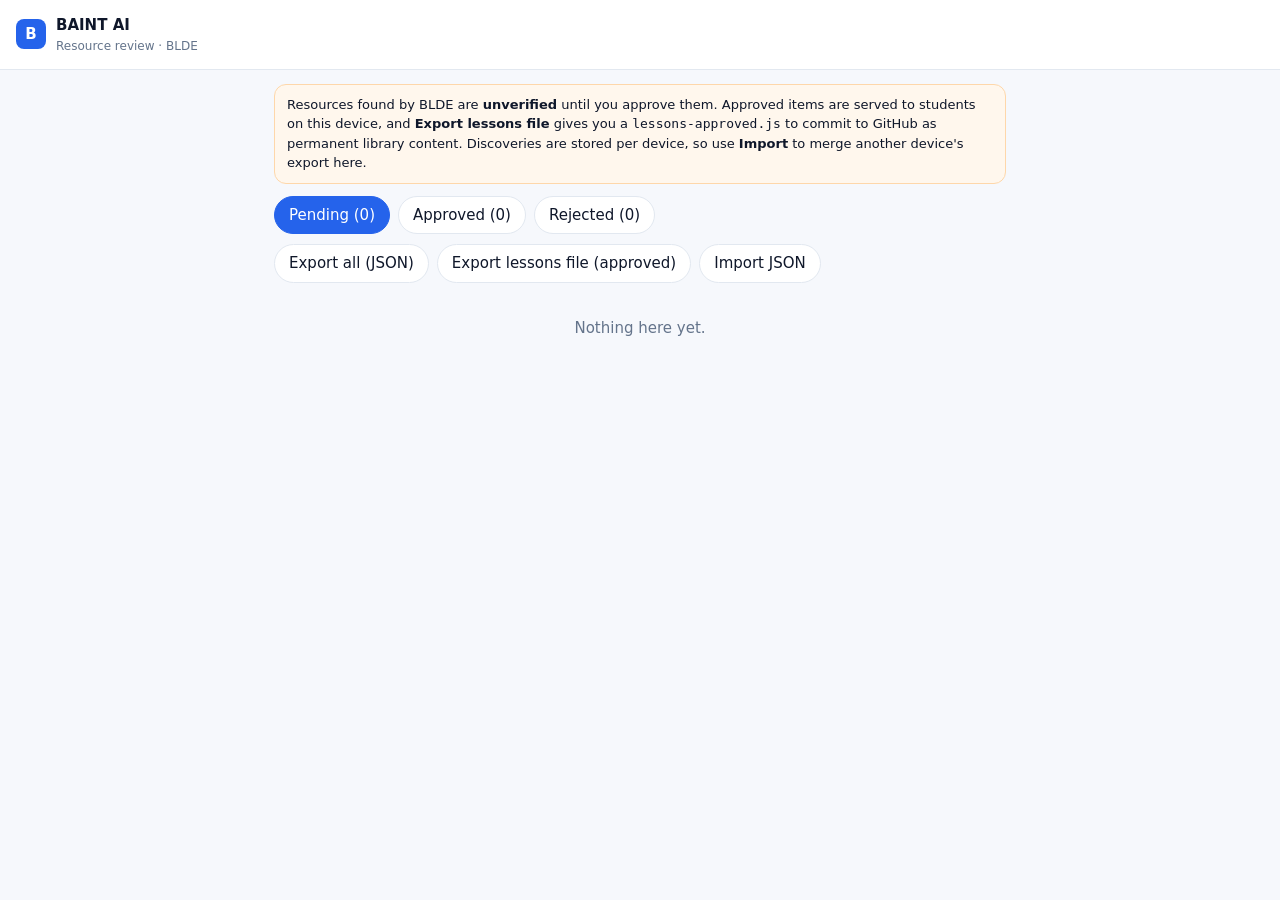
<file: review.html>
<!doctype html>
<html lang="en">
<head>
<meta charset="utf-8">
<meta name="viewport" content="width=device-width,initial-scale=1">
<title>BAINT · Resource review</title>
<style>
:root{--blue:#2563eb;--ink:#0f172a;--mute:#64748b;--line:#e2e8f0;--bg:#f6f8fc;--ok:#0f766e;--bad:#b91c1c}
*{box-sizing:border-box}body{margin:0;font:15px/1.5 Inter,system-ui,Segoe UI,Roboto,sans-serif;background:var(--bg);color:var(--ink)}
header{background:#fff;border-bottom:1px solid var(--line);padding:14px 16px;display:flex;gap:10px;align-items:center}
.logo{width:30px;height:30px;border-radius:8px;background:var(--blue);color:#fff;display:grid;place-items:center;font-weight:700}
main{max-width:760px;margin:0 auto;padding:14px}
.note{background:#fff7ed;border:1px solid #fed7aa;border-radius:12px;padding:10px 12px;font-size:13px;margin-bottom:12px}
.bar{display:flex;flex-wrap:wrap;gap:8px;margin:10px 0}
button,.btn,select{font:inherit;border:1px solid var(--line);background:#fff;border-radius:999px;padding:7px 14px;cursor:pointer;color:var(--ink)}
button.on{background:var(--blue);color:#fff;border-color:var(--blue)}button.ok{background:var(--ok);color:#fff;border-color:var(--ok)}button.bad{color:var(--bad)}
.card{background:#fff;border:1px solid var(--line);border-radius:14px;padding:12px;margin:10px 0}
.card h3{margin:0 0 4px;font-size:16px}.meta{color:var(--mute);font-size:12px;margin-bottom:8px}
textarea{width:100%;min-height:120px;border:1px solid var(--line);border-radius:10px;padding:8px;font:inherit}
.row{display:flex;flex-wrap:wrap;gap:8px;margin-top:8px;align-items:center}a{color:var(--blue)}
.empty{color:var(--mute);text-align:center;padding:24px}
</style>
</head>
<body>
<header><div class="logo">B</div><div><b>BAINT AI</b><div style="font-size:12px;color:var(--mute)">Resource review · BLDE</div></div></header>
<main>
  <div class="note">Resources found by BLDE are <b>unverified</b> until you approve them. Approved items are served to students on this device, and <b>Export lessons file</b> gives you a <code>lessons-approved.js</code> to commit to GitHub as permanent library content. Discoveries are stored per device, so use <b>Import</b> to merge another device's export here.</div>
  <div class="bar" id="tabs"></div>
  <div class="bar">
    <button id="exJson">Export all (JSON)</button>
    <button id="exJs">Export lessons file (approved)</button>
    <label class="btn">Import JSON<input id="imp" type="file" accept="application/json" hidden></label>
  </div>
  <div id="list"></div>
</main>
<script src="blde.js"></script>
<script>
const SUBJECTS={math:"Mathematics",english:"English",biology:"Biology",chemistry:"Chemistry",history:"History",computer:"Computer Science",biochemistry:"Biochemistry",histology:"Histology",enzymology:"Advanced Enzymology",purine_pyrimidine:"Purine & Pyrimidine",cholesterol:"Cholesterol Biosynthesis",engineering:"Engineering",physics:"Physics",economics:"Economics",geography:"Geography",government:"Government"};
let tab="pending";
const $=id=>document.getElementById(id);
function el(t,c,x){const e=document.createElement(t);if(c)e.className=c;if(x!=null)e.textContent=x;return e}
function save(name,text,type){const a=el("a");a.href=URL.createObjectURL(new Blob([text],{type}));a.download=name;document.body.append(a);a.click();a.remove()}
async function draw(){
  const tabs=$("tabs");tabs.textContent="";
  for(const t of ["pending","approved","rejected"]){const n=(await BLDE.list(t)).length;const b=el("button",t===tab?"on":"",t[0].toUpperCase()+t.slice(1)+" ("+n+")");b.onclick=()=>{tab=t;draw()};tabs.append(b)}
  const rows=await BLDE.list(tab), box=$("list");box.textContent="";
  if(!rows.length){box.append(el("div","empty","Nothing here yet."));return}
  for(const r of rows){
    const c=el("div","card");c.append(el("h3","",r.title));
    const m=el("div","meta",r.source+" · found "+new Date(r.date).toLocaleDateString()+" · asked: “"+(r.query||"")+"”");c.append(m);
    const a=el("a","",r.url);a.href=r.url;a.target="_blank";a.rel="noopener";c.append(a);
    const ta=el("textarea");ta.value=r.explanation;c.append(ta);
    const row=el("div","row"),sel=el("select");
    for(const k in SUBJECTS){const o=el("option","",SUBJECTS[k]);o.value=k;if(k===r.subject)o.selected=true;sel.append(o)}
    row.append(sel);
    const act=(label,cls,status)=>{const b=el("button",cls,label);b.onclick=async()=>{await BLDE.setStatus(r.id,status,{explanation:ta.value,subject:sel.value});draw()};row.append(b)};
    if(tab!=="approved")act("Approve","ok","approved");
    if(tab!=="rejected")act("Reject","bad","rejected");
    if(tab!=="pending")act("Back to pending","","pending");
    const d=el("button","bad","Delete");d.onclick=async()=>{if(confirm("Delete this item?")){await BLDE.remove(r.id);draw()}};row.append(d);
    c.append(row);box.append(c);
  }
}
$("exJson").onclick=async()=>save("baint-discoveries.json",await BLDE.exportJSON(),"application/json");
$("exJs").onclick=async()=>{const n=(await BLDE.list("approved")).length;if(!n){alert("Approve at least one item first.");return}save("lessons-approved.js",await BLDE.exportLessonsJS(),"text/javascript")};
$("imp").onchange=async e=>{const f=e.target.files[0];if(!f)return;try{const n=await BLDE.importJSON(await f.text());alert("Imported "+n+" new item(s).")}catch(x){alert("That file could not be read.")}draw()};
draw();
</script>
</body>
</html>
</file>
